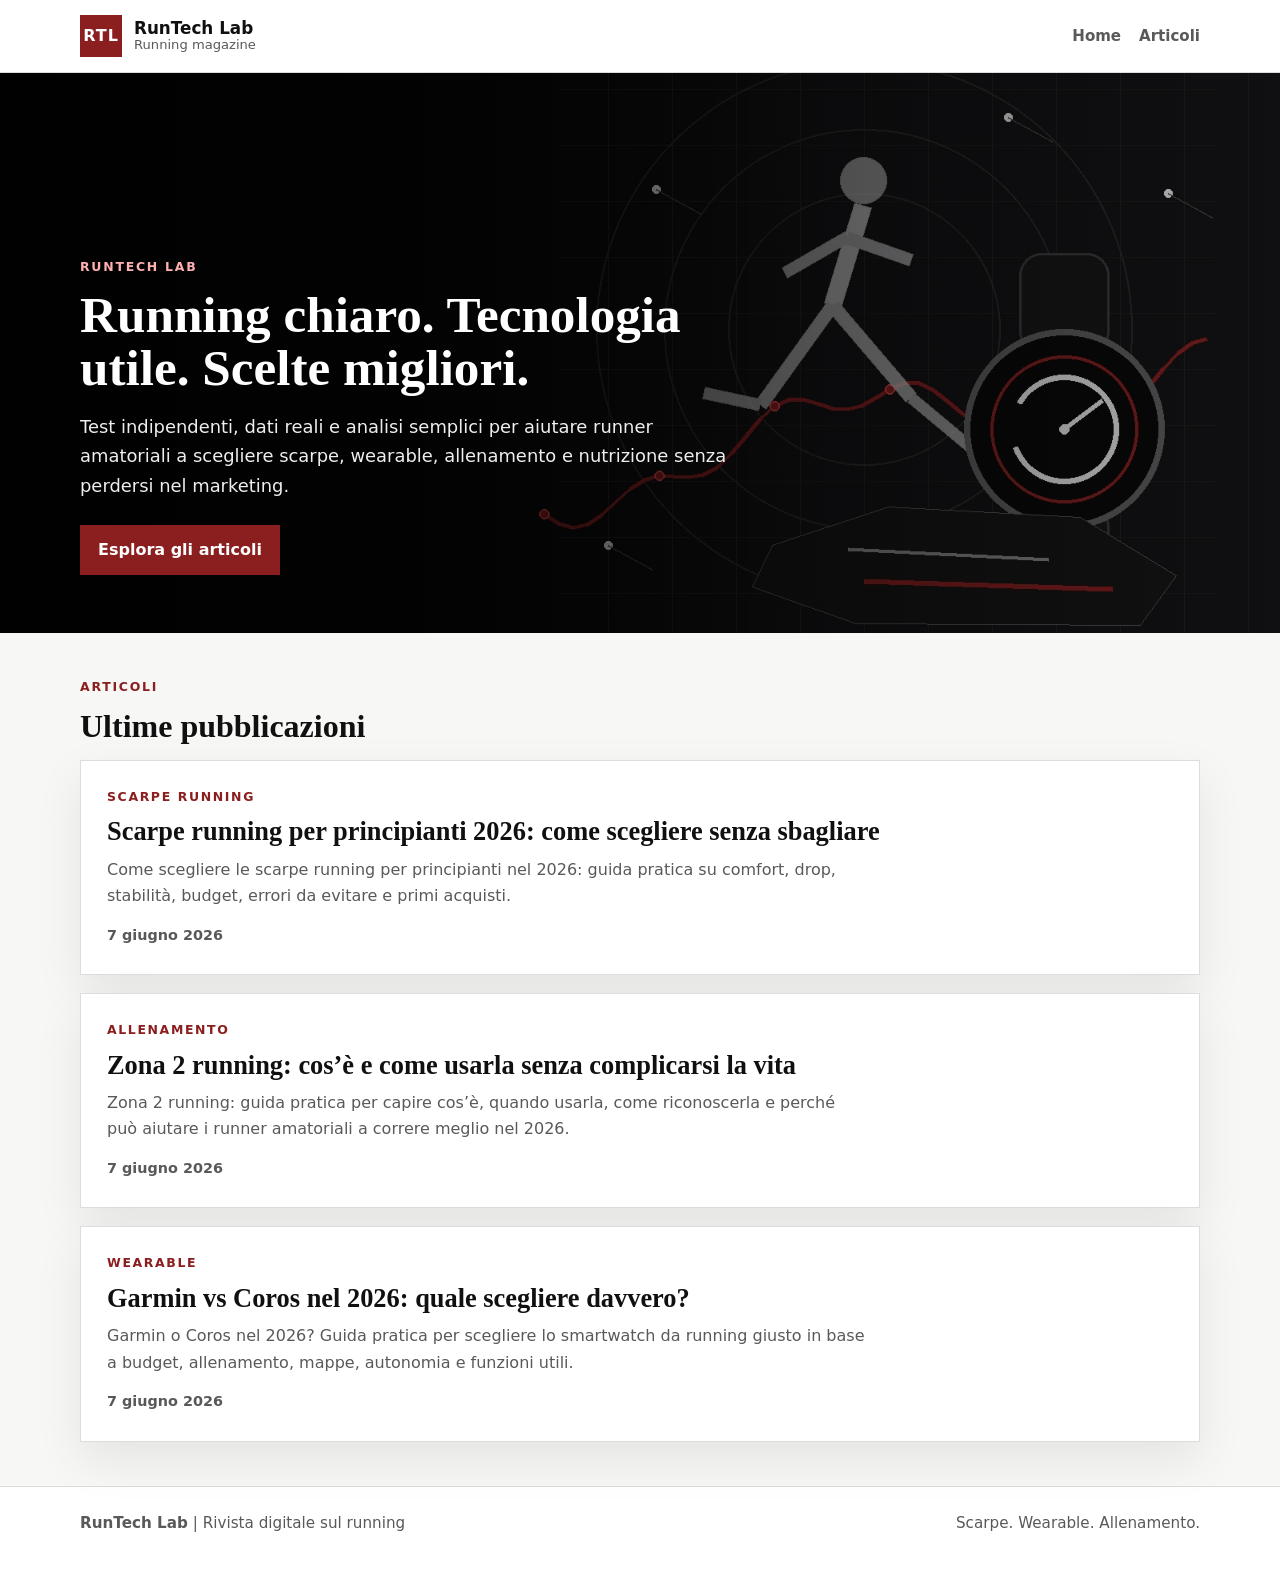
<file: index.html>
<!doctype html>
<html lang="it">
<head>
  <meta charset="utf-8">
  <meta name="viewport" content="width=device-width, initial-scale=1">
  <title>RunTech Lab | Running, scarpe e tecnologia sportiva</title>
  <meta name="description" content="RunTech Lab è una rivista digitale per runner amatoriali: scarpe running, wearable sportivi e allenamento spiegati con semplicità.">
  <meta name="robots" content="index,follow">
  <meta name="theme-color" content="#8b1e1e">
  <link rel="canonical" href="https://runtechlab.pages.dev/">
  <meta property="og:type" content="website">
  <meta property="og:title" content="RunTech Lab">
  <meta property="og:description" content="Scarpe running, wearable sportivi e allenamento per runner amatoriali.">
  <meta property="og:image" content="https://runtechlab.pages.dev/immagini/hero-runtechlab-brand.webp">
  <meta property="og:url" content="https://runtechlab.pages.dev/">
  <meta name="twitter:card" content="summary_large_image">
  <link rel="stylesheet" href="stile.css">
  <script type="application/ld+json">
  {
    "@context": "https://schema.org",
    "@type": "WebSite",
    "name": "RunTech Lab",
    "url": "https://runtechlab.pages.dev/",
    "description": "Rivista digitale su running, scarpe da corsa, wearable sportivi e allenamento."
  }
  </script>
  <!-- Cloudflare Web Analytics --><script defer src='https://static.cloudflareinsights.com/beacon.min.js' data-cf-beacon='{"token": "94eea5e84787487c99bf1e73c114700e"}'></script><!-- End Cloudflare Web Analytics -->
</head>
<body>
  <header class="site-header">
    <div class="container topbar">
      <a class="brand" href="index.html" aria-label="RunTech Lab home">
        <span class="brand-mark">RTL</span>
        <span class="brand-text">
          <strong>RunTech Lab</strong>
          <span>Running magazine</span>
        </span>
      </a>
      <nav class="site-nav" aria-label="Navigazione principale">
        <a href="index.html">Home</a>
        <a href="#articoli">Articoli</a>
      </nav>
    </div>
  </header>

  <main>
    <section class="cover">
      <div class="cover-media" role="img" aria-label="Scarpe running e wearable sportivo"></div>
      <div class="cover-overlay">
        <div class="container cover-content">
          <p class="eyebrow">RunTech Lab</p>
          <h1>Running chiaro. Tecnologia utile. Scelte migliori.</h1>
          <p class="lead">Test indipendenti, dati reali e analisi semplici per aiutare runner amatoriali a scegliere scarpe, wearable, allenamento e nutrizione senza perdersi nel marketing.</p>
          <a class="button" href="#articoli">Esplora gli articoli</a>
        </div>
      </div>
    </section>

    <section class="section" id="articoli">
      <div class="container">
        <div class="section-heading">
          <p class="eyebrow">Articoli</p>
          <h2>Ultime pubblicazioni</h2>
        </div>

        <div class="article-list">
          <!-- RUNTECH:ARTICLES:START -->
          <article class="article-card">
            <a href="articoli/scarpe-running-principianti-2026.html">
              <span class="card-label">Scarpe running</span>
              <h3>Scarpe running per principianti 2026: come scegliere senza sbagliare</h3>
              <p>Come scegliere le scarpe running per principianti nel 2026: guida pratica su comfort, drop, stabilità, budget, errori da evitare e primi acquisti.</p>
              <time datetime="2026-06-07">7 giugno 2026</time>
            </a>
          </article>
          <article class="article-card">
            <a href="articoli/zona-2-running-2026.html">
              <span class="card-label">Allenamento</span>
              <h3>Zona 2 running: cos’è e come usarla senza complicarsi la vita</h3>
              <p>Zona 2 running: guida pratica per capire cos’è, quando usarla, come riconoscerla e perché può aiutare i runner amatoriali a correre meglio nel 2026.</p>
              <time datetime="2026-06-07">7 giugno 2026</time>
            </a>
          </article>
          <article class="article-card">
            <a href="articoli/garmin-vs-coros-2026.html">
              <span class="card-label">Wearable</span>
              <h3>Garmin vs Coros nel 2026: quale scegliere davvero?</h3>
              <p>Garmin o Coros nel 2026? Guida pratica per scegliere lo smartwatch da running giusto in base a budget, allenamento, mappe, autonomia e funzioni utili.</p>
              <time datetime="2026-06-07">7 giugno 2026</time>
            </a>
          </article>
          <!-- RUNTECH:ARTICLES:END -->
        </div>
      </div>
    </section>
  </main>

  <footer class="site-footer">
    <div class="container footer-row">
      <p><strong>RunTech Lab</strong> | Rivista digitale sul running</p>
      <p>Scarpe. Wearable. Allenamento.</p>
    </div>
  </footer>
</body>
</html>
</file>
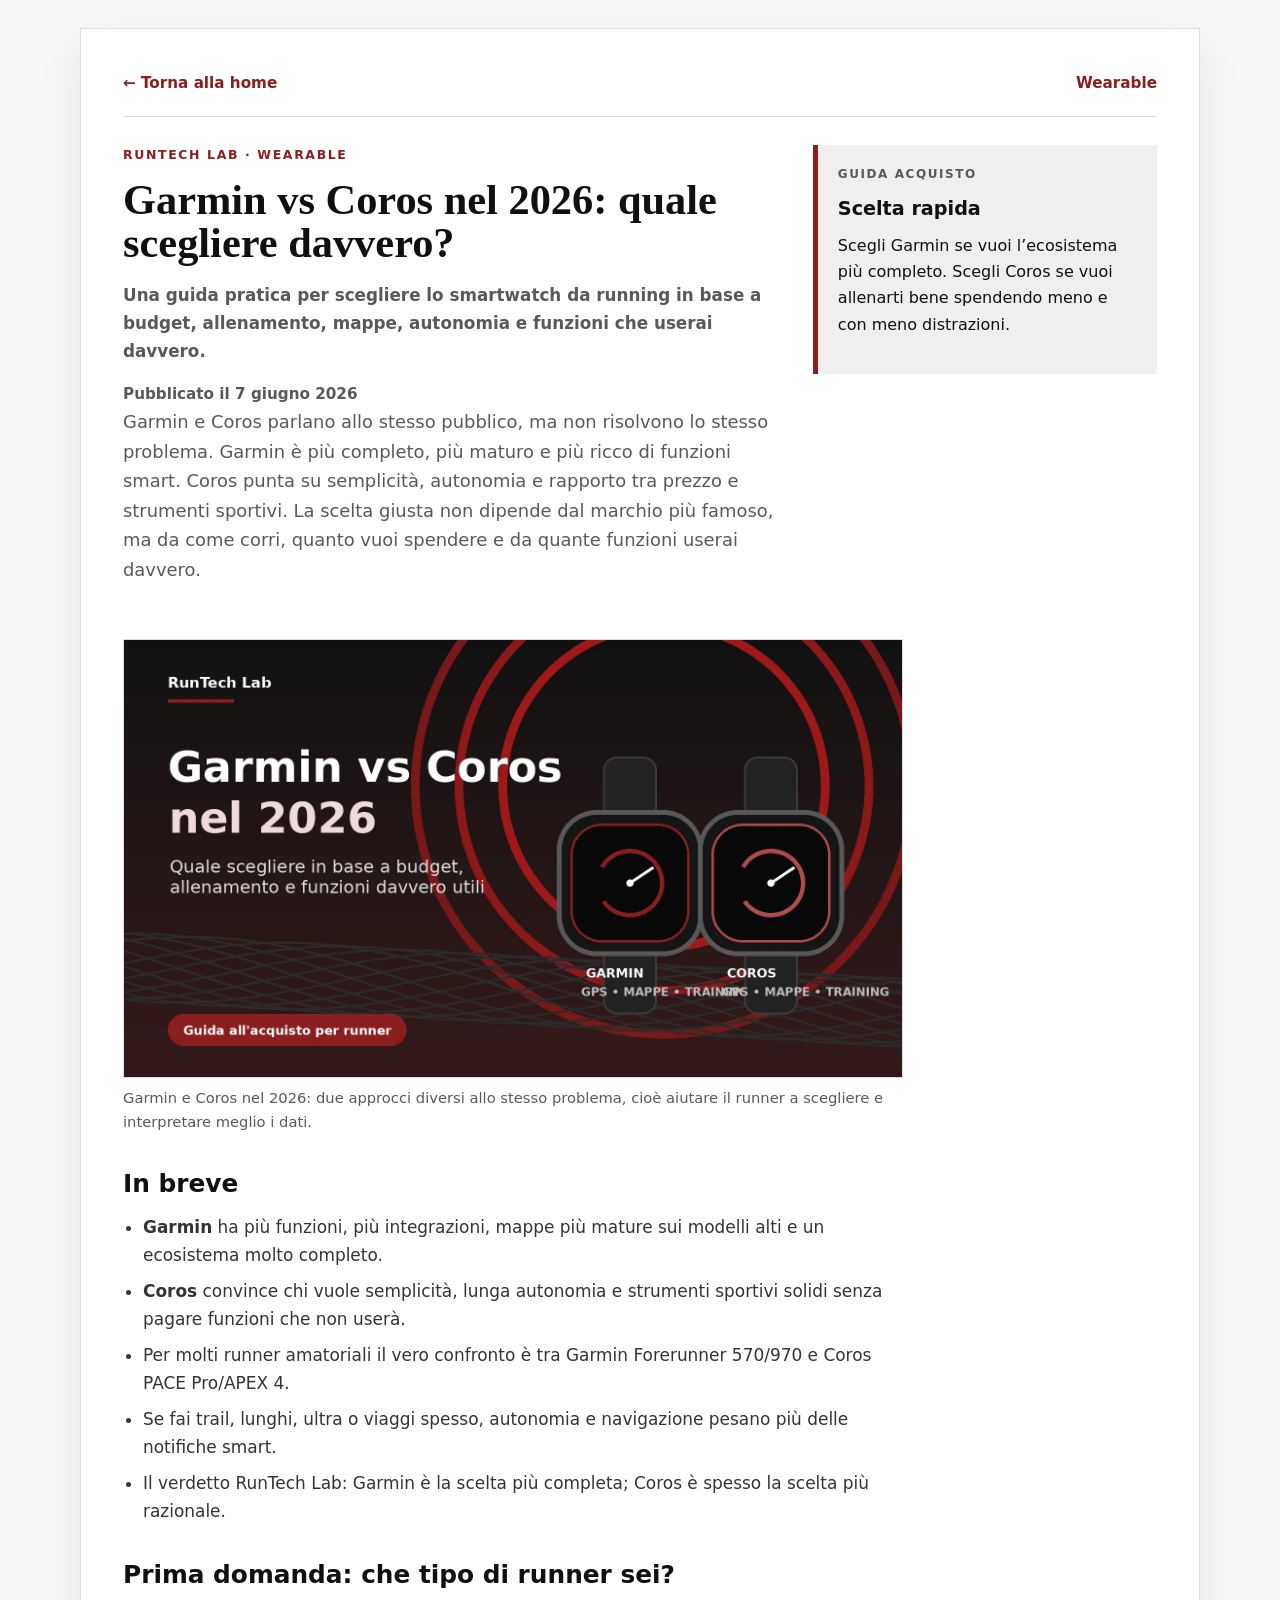
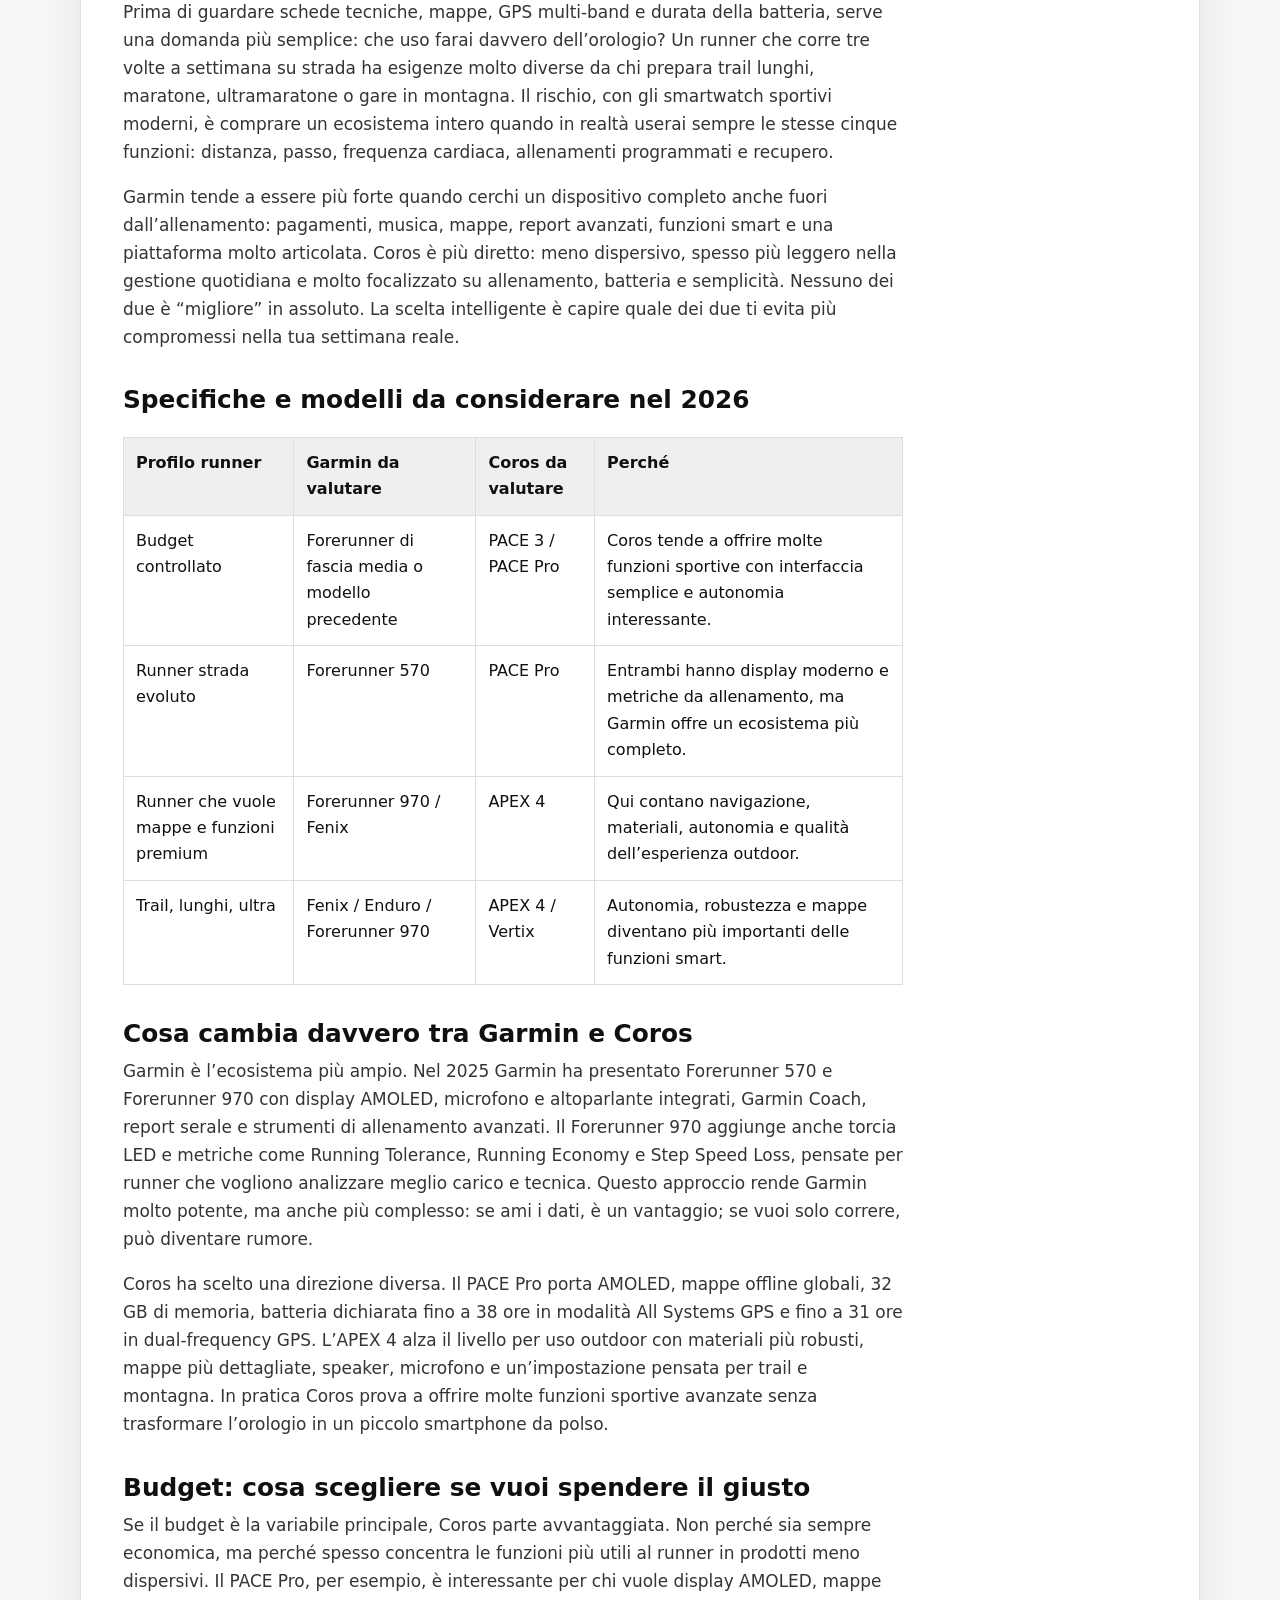
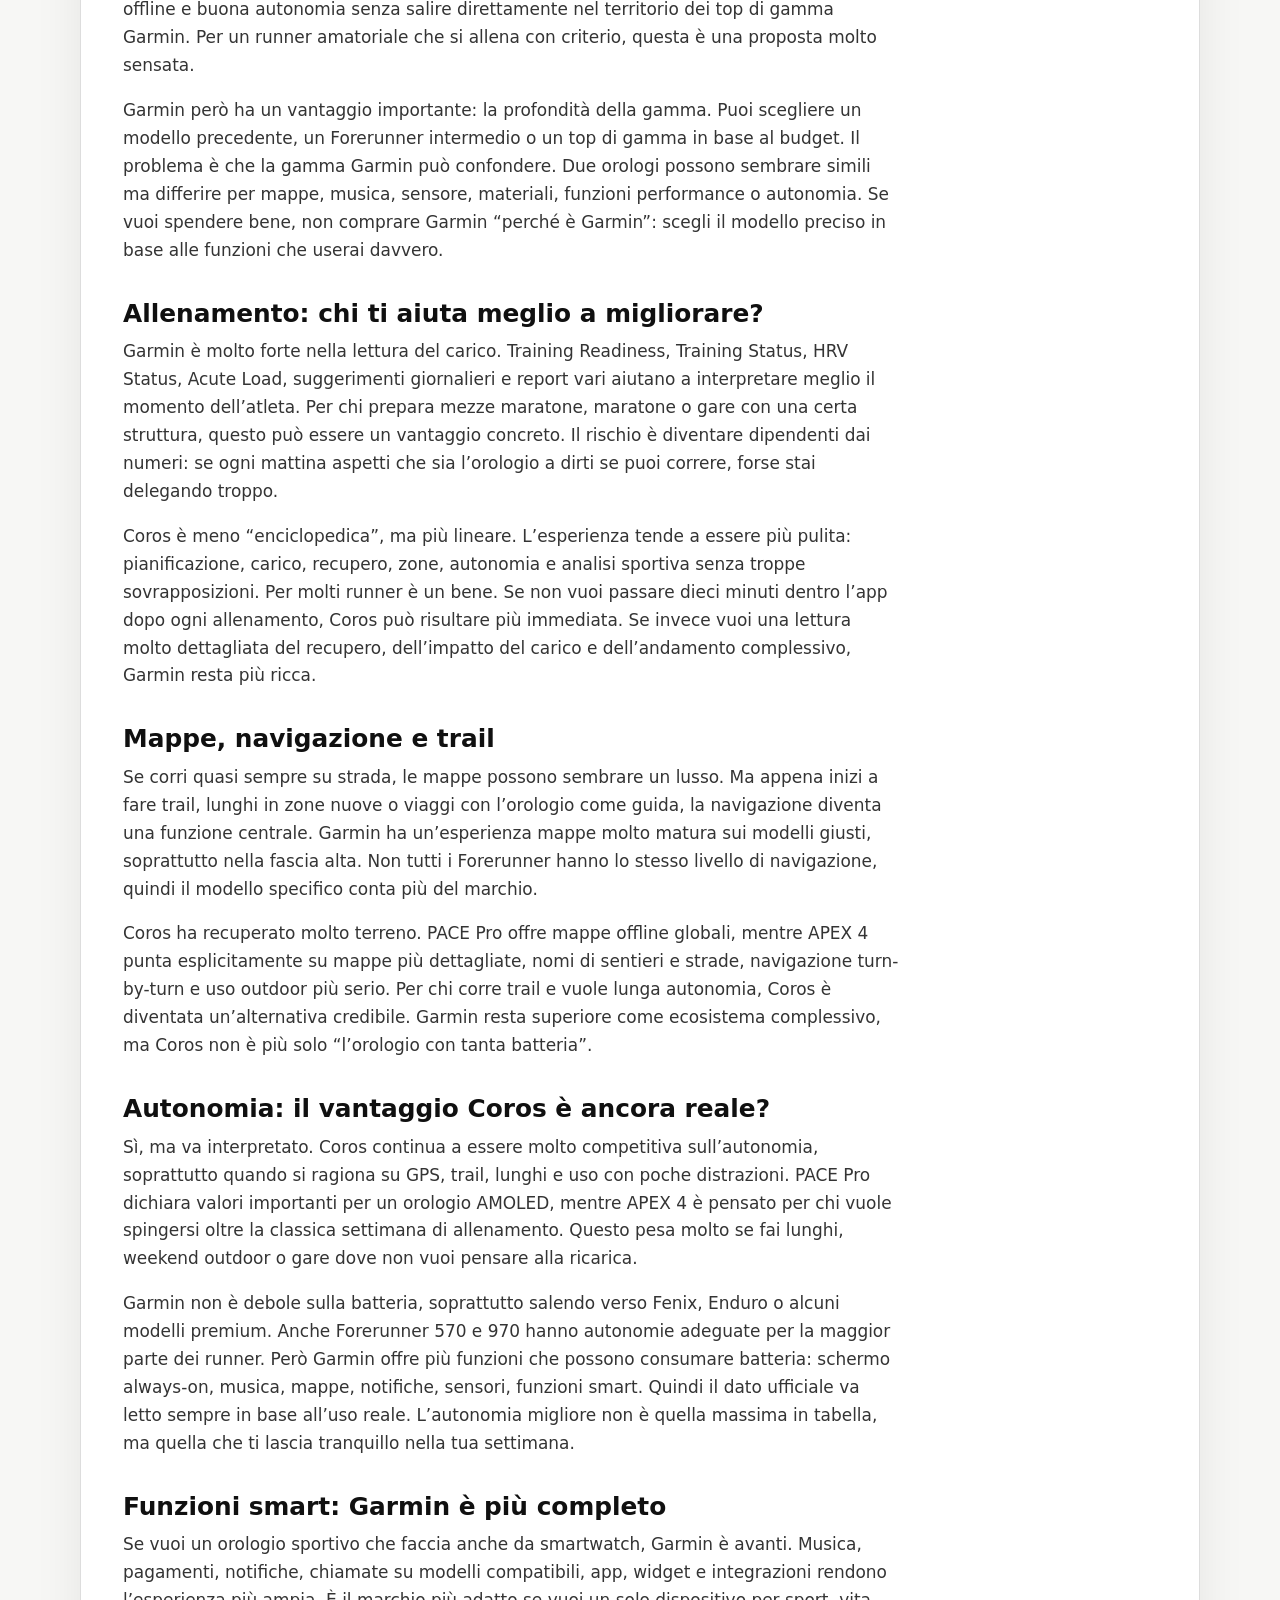
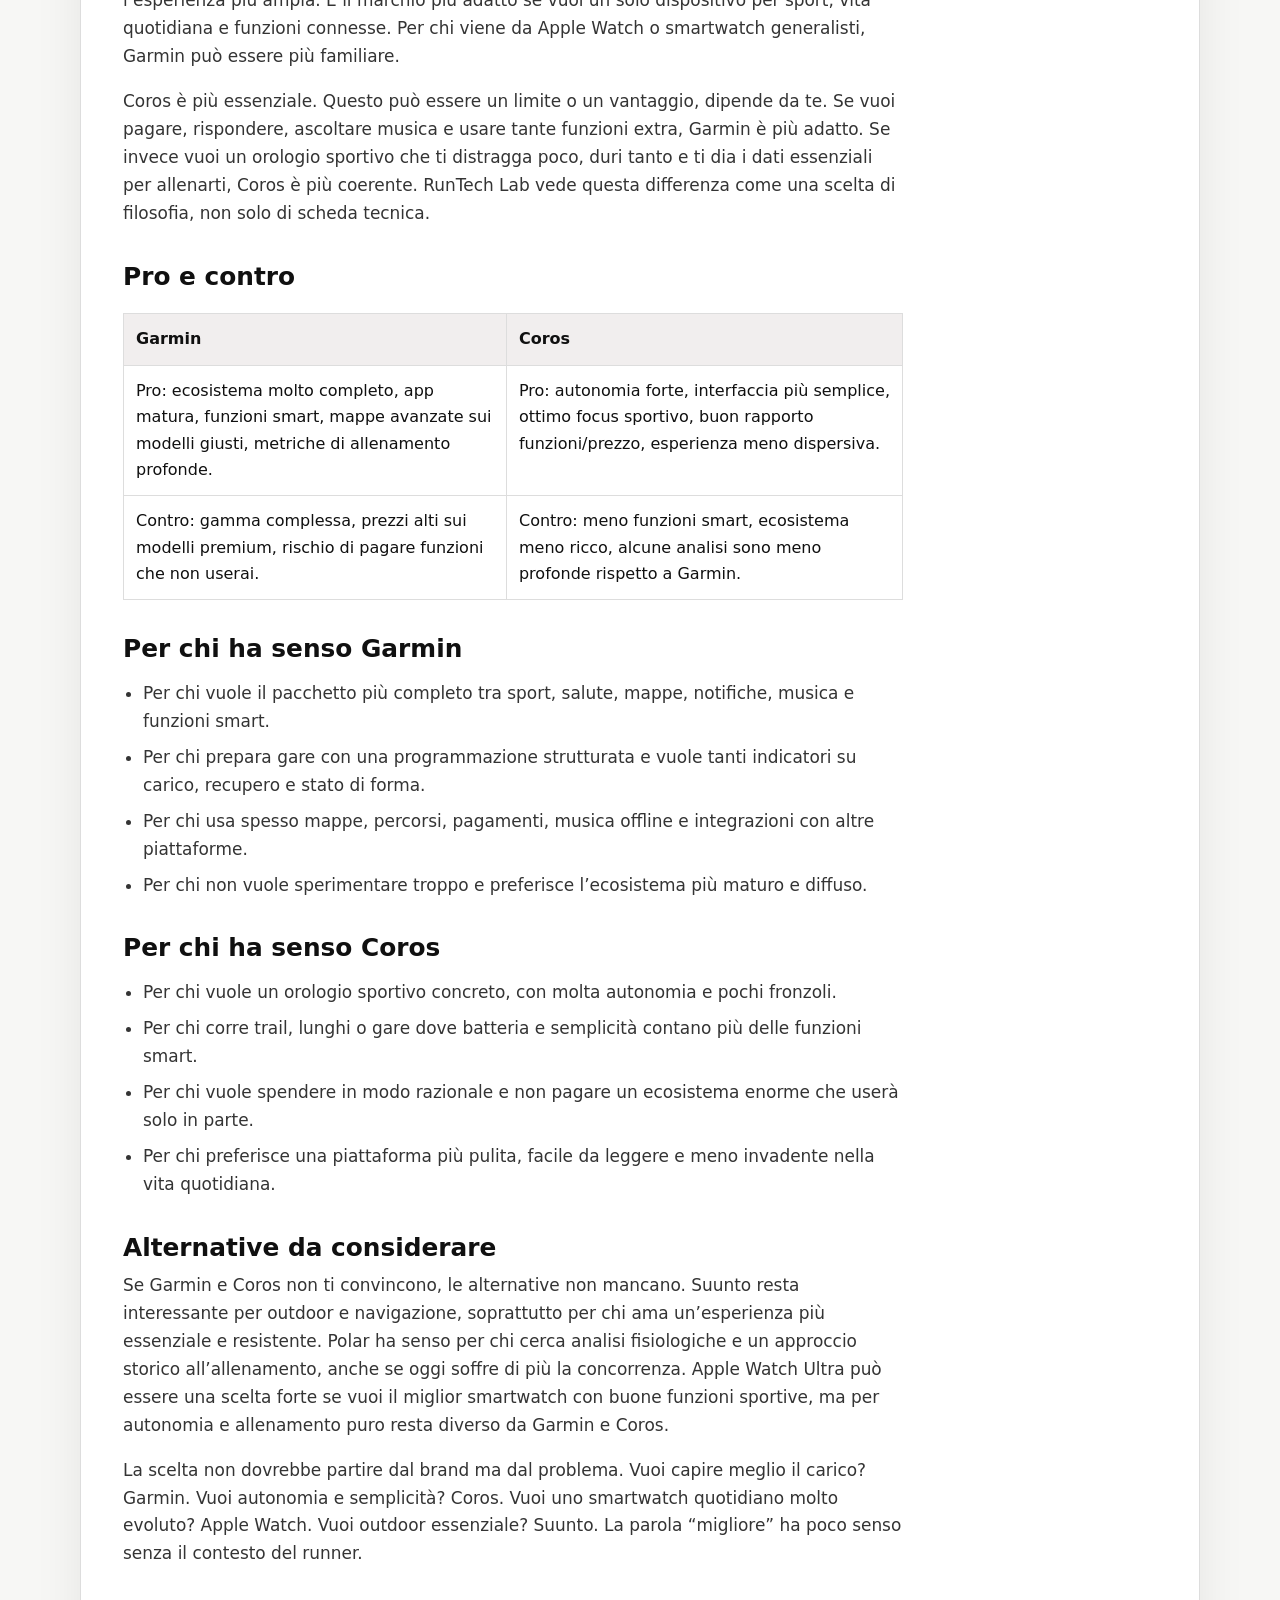
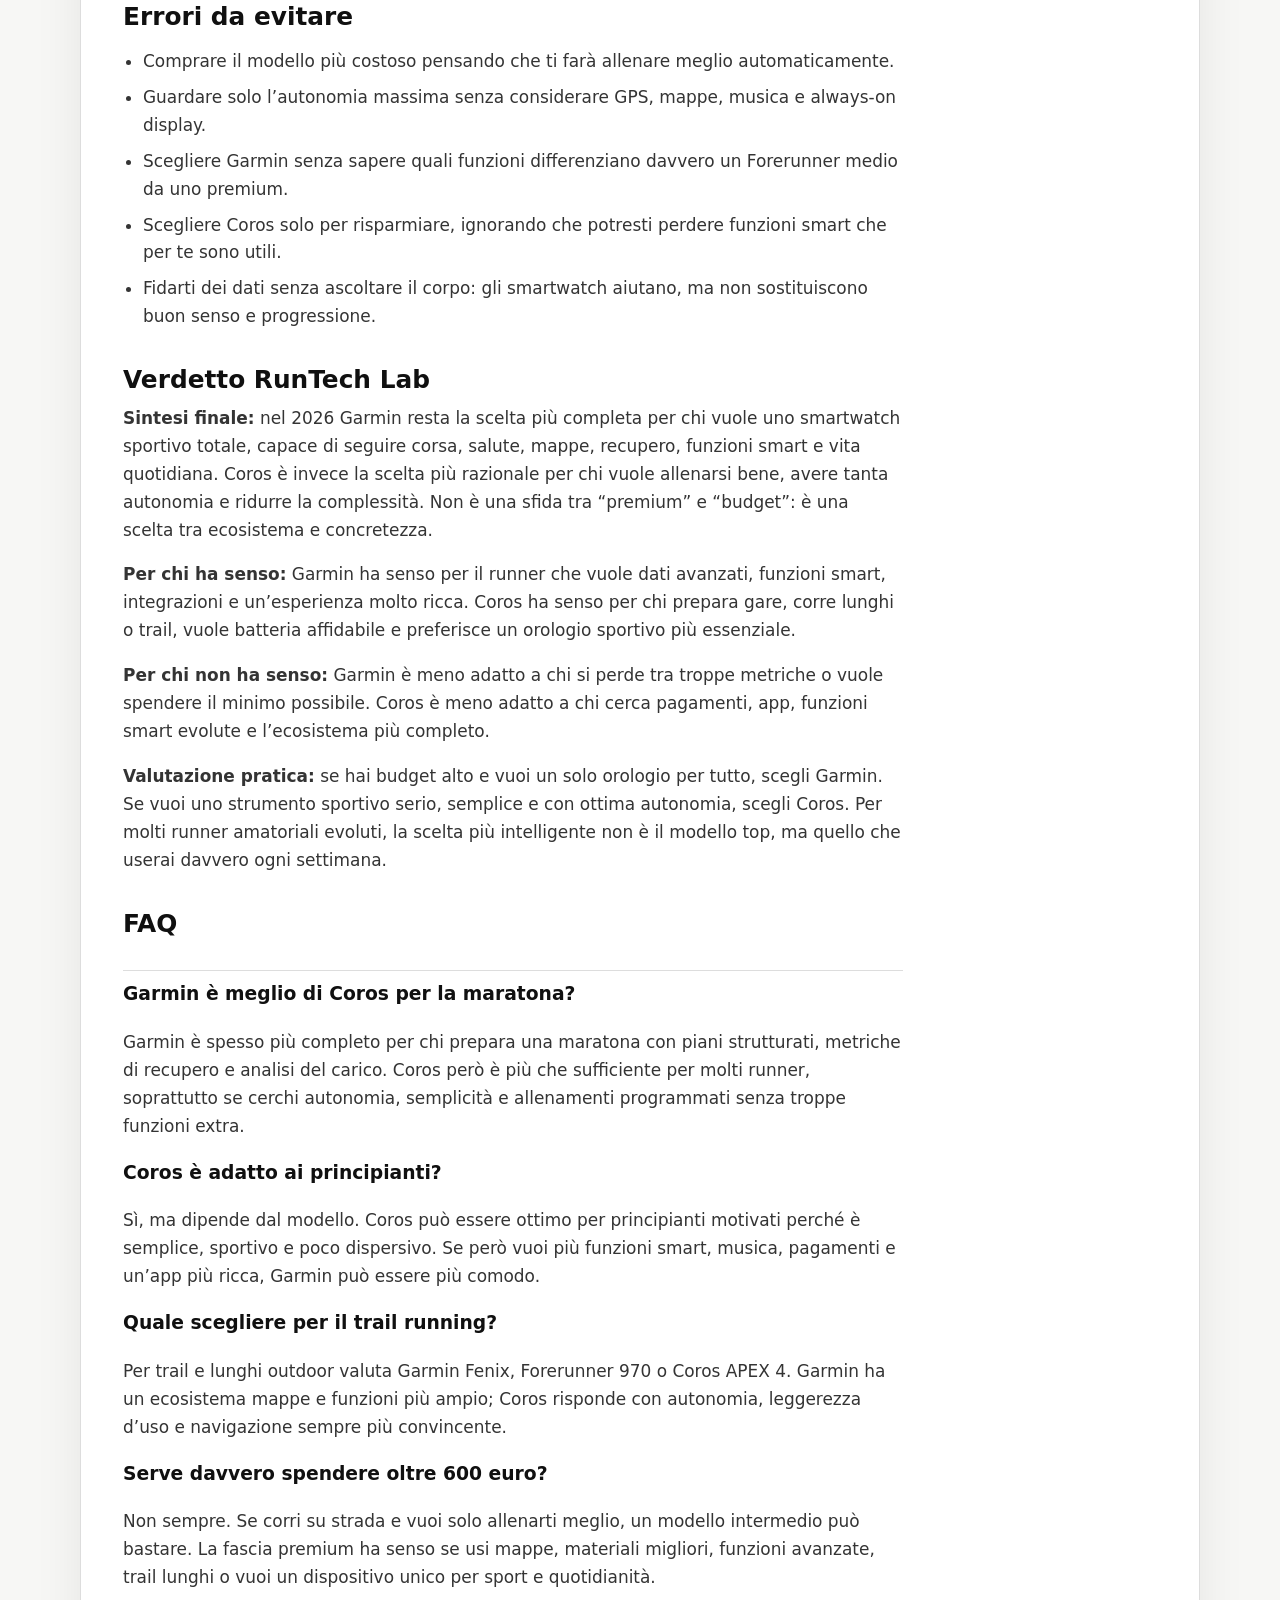
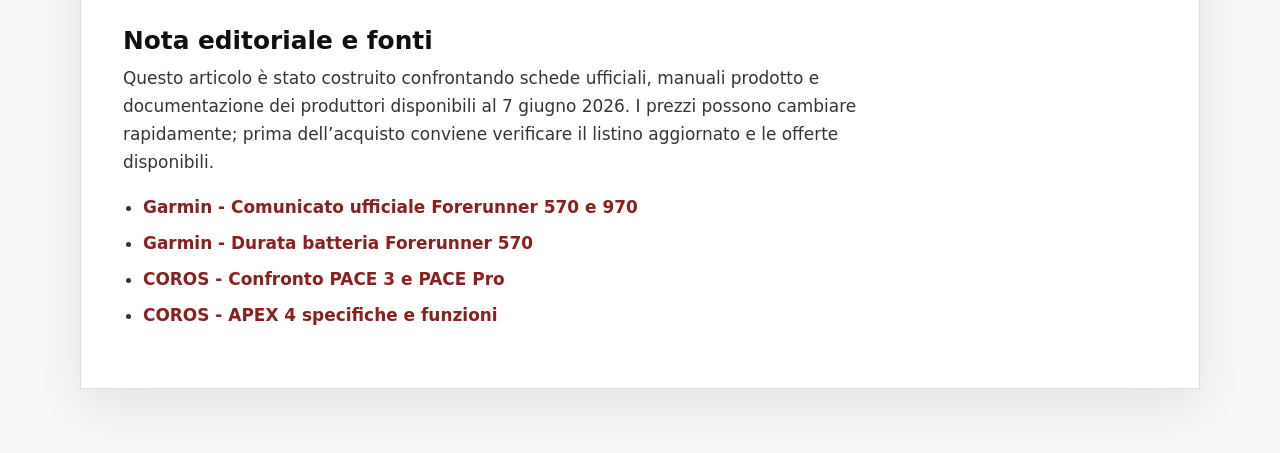
<file: articoli/garmin-vs-coros-2026.html>
<!doctype html>
<html lang="it">
<head>
  <meta charset="utf-8">
  <meta name="viewport" content="width=device-width, initial-scale=1">
  <title>Garmin vs Coros 2026: quale scegliere | RunTech Lab</title>
  <meta name="description" content="Garmin o Coros nel 2026? Guida pratica per scegliere lo smartwatch da running giusto in base a budget, allenamento, mappe, autonomia e funzioni utili.">
  <meta name="robots" content="index,follow">
  <link rel="canonical" href="https://runtechlab.pages.dev/articoli/garmin-vs-coros-2026.html">
  <meta property="og:type" content="article">
  <meta property="og:title" content="Garmin vs Coros 2026: quale scegliere">
  <meta property="og:description" content="Garmin o Coros nel 2026? Guida pratica per scegliere lo smartwatch da running giusto in base a budget, allenamento, mappe, autonomia e funzioni utili.">
  <meta property="og:image" content="https://runtechlab.pages.dev/immagini/garmin-vs-coros-2026-hero.webp">
  <meta property="og:url" content="https://runtechlab.pages.dev/articoli/garmin-vs-coros-2026.html">
  <meta name="twitter:card" content="summary_large_image">
  <link rel="stylesheet" href="../stile.css">
  <script type="application/ld+json">
  {
    "@context": "https://schema.org",
    "@type": "Article",
    "headline": "Garmin vs Coros 2026: quale scegliere",
    "description": "Garmin o Coros nel 2026? Guida pratica per scegliere lo smartwatch da running giusto in base a budget, allenamento, mappe, autonomia e funzioni utili.",
    "image": "https://runtechlab.pages.dev/immagini/garmin-vs-coros-2026-hero.webp",
    "author": {
      "@type": "Organization",
      "name": "RunTech Lab"
    },
    "publisher": {
      "@type": "Organization",
      "name": "RunTech Lab"
    },
    "datePublished": "2026-06-07",
    "dateModified": "2026-06-07",
    "mainEntityOfPage": "https://runtechlab.pages.dev/articoli/garmin-vs-coros-2026.html"
  }
  </script>
  <!-- Cloudflare Web Analytics --><script defer src='https://static.cloudflareinsights.com/beacon.min.js' data-cf-beacon='{"token": "94eea5e84787487c99bf1e73c114700e"}'></script><!-- End Cloudflare Web Analytics -->
</head>
<body>
  <main class="container article-page">
    <article class="article article-shell">
      <nav class="article-nav" aria-label="Navigazione articolo">
        <a href="../index.html">&larr; Torna alla home</a>
        <a href="garmin-vs-coros-2026.html">Wearable</a>
      </nav>

      <header class="article-head">
        <div>
          <p class="article-meta">RunTech Lab &middot; Wearable</p>
          <h1>Garmin vs Coros nel 2026: quale scegliere davvero?</h1>
          <p class="article-excerpt">Una guida pratica per scegliere lo smartwatch da running in base a budget, allenamento, mappe, autonomia e funzioni che userai davvero.</p>
          <time class="article-date" datetime="2026-06-07">Pubblicato il 7 giugno 2026</time>
          <p class="lead">Garmin e Coros parlano allo stesso pubblico, ma non risolvono lo stesso problema. Garmin è più completo, più maturo e più ricco di funzioni smart. Coros punta su semplicità, autonomia e rapporto tra prezzo e strumenti sportivi. La scelta giusta non dipende dal marchio più famoso, ma da come corri, quanto vuoi spendere e da quante funzioni userai davvero.</p>
        </div>
        <aside class="article-aside">
          <span>Guida acquisto</span>
          <strong>Scelta rapida</strong>
          <p>Scegli Garmin se vuoi l’ecosistema più completo. Scegli Coros se vuoi allenarti bene spendendo meno e con meno distrazioni.</p>
        </aside>
      </header>

      <div class="article-body">
        <figure>
          <img src="../immagini/garmin-vs-coros-2026-hero.webp" alt="Confronto Garmin e Coros per runner nel 2026">
          <figcaption>Garmin e Coros nel 2026: due approcci diversi allo stesso problema, cioè aiutare il runner a scegliere e interpretare meglio i dati.</figcaption>
        </figure>

        <h2>In breve</h2>
        <ul>
          <li><strong>Garmin</strong> ha più funzioni, più integrazioni, mappe più mature sui modelli alti e un ecosistema molto completo.</li>
          <li><strong>Coros</strong> convince chi vuole semplicità, lunga autonomia e strumenti sportivi solidi senza pagare funzioni che non userà.</li>
          <li>Per molti runner amatoriali il vero confronto è tra Garmin Forerunner 570/970 e Coros PACE Pro/APEX 4.</li>
          <li>Se fai trail, lunghi, ultra o viaggi spesso, autonomia e navigazione pesano più delle notifiche smart.</li>
          <li>Il verdetto RunTech Lab: Garmin è la scelta più completa; Coros è spesso la scelta più razionale.</li>
        </ul>

        <h2>Prima domanda: che tipo di runner sei?</h2>
        <p>Prima di guardare schede tecniche, mappe, GPS multi-band e durata della batteria, serve una domanda più semplice: che uso farai davvero dell’orologio? Un runner che corre tre volte a settimana su strada ha esigenze molto diverse da chi prepara trail lunghi, maratone, ultramaratone o gare in montagna. Il rischio, con gli smartwatch sportivi moderni, è comprare un ecosistema intero quando in realtà userai sempre le stesse cinque funzioni: distanza, passo, frequenza cardiaca, allenamenti programmati e recupero.</p>
        <p>Garmin tende a essere più forte quando cerchi un dispositivo completo anche fuori dall’allenamento: pagamenti, musica, mappe, report avanzati, funzioni smart e una piattaforma molto articolata. Coros è più diretto: meno dispersivo, spesso più leggero nella gestione quotidiana e molto focalizzato su allenamento, batteria e semplicità. Nessuno dei due è “migliore” in assoluto. La scelta intelligente è capire quale dei due ti evita più compromessi nella tua settimana reale.</p>

        <h2>Specifiche e modelli da considerare nel 2026</h2>
        <table>
          <tr>
            <th>Profilo runner</th>
            <th>Garmin da valutare</th>
            <th>Coros da valutare</th>
            <th>Perché</th>
          </tr>
          <tr>
            <td>Budget controllato</td>
            <td>Forerunner di fascia media o modello precedente</td>
            <td>PACE 3 / PACE Pro</td>
            <td>Coros tende a offrire molte funzioni sportive con interfaccia semplice e autonomia interessante.</td>
          </tr>
          <tr>
            <td>Runner strada evoluto</td>
            <td>Forerunner 570</td>
            <td>PACE Pro</td>
            <td>Entrambi hanno display moderno e metriche da allenamento, ma Garmin offre un ecosistema più completo.</td>
          </tr>
          <tr>
            <td>Runner che vuole mappe e funzioni premium</td>
            <td>Forerunner 970 / Fenix</td>
            <td>APEX 4</td>
            <td>Qui contano navigazione, materiali, autonomia e qualità dell’esperienza outdoor.</td>
          </tr>
          <tr>
            <td>Trail, lunghi, ultra</td>
            <td>Fenix / Enduro / Forerunner 970</td>
            <td>APEX 4 / Vertix</td>
            <td>Autonomia, robustezza e mappe diventano più importanti delle funzioni smart.</td>
          </tr>
        </table>

        <h2>Cosa cambia davvero tra Garmin e Coros</h2>
        <p>Garmin è l’ecosistema più ampio. Nel 2025 Garmin ha presentato Forerunner 570 e Forerunner 970 con display AMOLED, microfono e altoparlante integrati, Garmin Coach, report serale e strumenti di allenamento avanzati. Il Forerunner 970 aggiunge anche torcia LED e metriche come Running Tolerance, Running Economy e Step Speed Loss, pensate per runner che vogliono analizzare meglio carico e tecnica. Questo approccio rende Garmin molto potente, ma anche più complesso: se ami i dati, è un vantaggio; se vuoi solo correre, può diventare rumore.</p>
        <p>Coros ha scelto una direzione diversa. Il PACE Pro porta AMOLED, mappe offline globali, 32 GB di memoria, batteria dichiarata fino a 38 ore in modalità All Systems GPS e fino a 31 ore in dual-frequency GPS. L’APEX 4 alza il livello per uso outdoor con materiali più robusti, mappe più dettagliate, speaker, microfono e un’impostazione pensata per trail e montagna. In pratica Coros prova a offrire molte funzioni sportive avanzate senza trasformare l’orologio in un piccolo smartphone da polso.</p>

        <h2>Budget: cosa scegliere se vuoi spendere il giusto</h2>
        <p>Se il budget è la variabile principale, Coros parte avvantaggiata. Non perché sia sempre economica, ma perché spesso concentra le funzioni più utili al runner in prodotti meno dispersivi. Il PACE Pro, per esempio, è interessante per chi vuole display AMOLED, mappe offline e buona autonomia senza salire direttamente nel territorio dei top di gamma Garmin. Per un runner amatoriale che si allena con criterio, questa è una proposta molto sensata.</p>
        <p>Garmin però ha un vantaggio importante: la profondità della gamma. Puoi scegliere un modello precedente, un Forerunner intermedio o un top di gamma in base al budget. Il problema è che la gamma Garmin può confondere. Due orologi possono sembrare simili ma differire per mappe, musica, sensore, materiali, funzioni performance o autonomia. Se vuoi spendere bene, non comprare Garmin “perché è Garmin”: scegli il modello preciso in base alle funzioni che userai davvero.</p>

        <h2>Allenamento: chi ti aiuta meglio a migliorare?</h2>
        <p>Garmin è molto forte nella lettura del carico. Training Readiness, Training Status, HRV Status, Acute Load, suggerimenti giornalieri e report vari aiutano a interpretare meglio il momento dell’atleta. Per chi prepara mezze maratone, maratone o gare con una certa struttura, questo può essere un vantaggio concreto. Il rischio è diventare dipendenti dai numeri: se ogni mattina aspetti che sia l’orologio a dirti se puoi correre, forse stai delegando troppo.</p>
        <p>Coros è meno “enciclopedica”, ma più lineare. L’esperienza tende a essere più pulita: pianificazione, carico, recupero, zone, autonomia e analisi sportiva senza troppe sovrapposizioni. Per molti runner è un bene. Se non vuoi passare dieci minuti dentro l’app dopo ogni allenamento, Coros può risultare più immediata. Se invece vuoi una lettura molto dettagliata del recupero, dell’impatto del carico e dell’andamento complessivo, Garmin resta più ricca.</p>

        <h2>Mappe, navigazione e trail</h2>
        <p>Se corri quasi sempre su strada, le mappe possono sembrare un lusso. Ma appena inizi a fare trail, lunghi in zone nuove o viaggi con l’orologio come guida, la navigazione diventa una funzione centrale. Garmin ha un’esperienza mappe molto matura sui modelli giusti, soprattutto nella fascia alta. Non tutti i Forerunner hanno lo stesso livello di navigazione, quindi il modello specifico conta più del marchio.</p>
        <p>Coros ha recuperato molto terreno. PACE Pro offre mappe offline globali, mentre APEX 4 punta esplicitamente su mappe più dettagliate, nomi di sentieri e strade, navigazione turn-by-turn e uso outdoor più serio. Per chi corre trail e vuole lunga autonomia, Coros è diventata un’alternativa credibile. Garmin resta superiore come ecosistema complessivo, ma Coros non è più solo “l’orologio con tanta batteria”.</p>

        <h2>Autonomia: il vantaggio Coros è ancora reale?</h2>
        <p>Sì, ma va interpretato. Coros continua a essere molto competitiva sull’autonomia, soprattutto quando si ragiona su GPS, trail, lunghi e uso con poche distrazioni. PACE Pro dichiara valori importanti per un orologio AMOLED, mentre APEX 4 è pensato per chi vuole spingersi oltre la classica settimana di allenamento. Questo pesa molto se fai lunghi, weekend outdoor o gare dove non vuoi pensare alla ricarica.</p>
        <p>Garmin non è debole sulla batteria, soprattutto salendo verso Fenix, Enduro o alcuni modelli premium. Anche Forerunner 570 e 970 hanno autonomie adeguate per la maggior parte dei runner. Però Garmin offre più funzioni che possono consumare batteria: schermo always-on, musica, mappe, notifiche, sensori, funzioni smart. Quindi il dato ufficiale va letto sempre in base all’uso reale. L’autonomia migliore non è quella massima in tabella, ma quella che ti lascia tranquillo nella tua settimana.</p>

        <h2>Funzioni smart: Garmin è più completo</h2>
        <p>Se vuoi un orologio sportivo che faccia anche da smartwatch, Garmin è avanti. Musica, pagamenti, notifiche, chiamate su modelli compatibili, app, widget e integrazioni rendono l’esperienza più ampia. È il marchio più adatto se vuoi un solo dispositivo per sport, vita quotidiana e funzioni connesse. Per chi viene da Apple Watch o smartwatch generalisti, Garmin può essere più familiare.</p>
        <p>Coros è più essenziale. Questo può essere un limite o un vantaggio, dipende da te. Se vuoi pagare, rispondere, ascoltare musica e usare tante funzioni extra, Garmin è più adatto. Se invece vuoi un orologio sportivo che ti distragga poco, duri tanto e ti dia i dati essenziali per allenarti, Coros è più coerente. RunTech Lab vede questa differenza come una scelta di filosofia, non solo di scheda tecnica.</p>

        <h2>Pro e contro</h2>
        <table>
          <tr>
            <th>Garmin</th>
            <th>Coros</th>
          </tr>
          <tr>
            <td>Pro: ecosistema molto completo, app matura, funzioni smart, mappe avanzate sui modelli giusti, metriche di allenamento profonde.</td>
            <td>Pro: autonomia forte, interfaccia più semplice, ottimo focus sportivo, buon rapporto funzioni/prezzo, esperienza meno dispersiva.</td>
          </tr>
          <tr>
            <td>Contro: gamma complessa, prezzi alti sui modelli premium, rischio di pagare funzioni che non userai.</td>
            <td>Contro: meno funzioni smart, ecosistema meno ricco, alcune analisi sono meno profonde rispetto a Garmin.</td>
          </tr>
        </table>

        <h2>Per chi ha senso Garmin</h2>
        <ul>
          <li>Per chi vuole il pacchetto più completo tra sport, salute, mappe, notifiche, musica e funzioni smart.</li>
          <li>Per chi prepara gare con una programmazione strutturata e vuole tanti indicatori su carico, recupero e stato di forma.</li>
          <li>Per chi usa spesso mappe, percorsi, pagamenti, musica offline e integrazioni con altre piattaforme.</li>
          <li>Per chi non vuole sperimentare troppo e preferisce l’ecosistema più maturo e diffuso.</li>
        </ul>

        <h2>Per chi ha senso Coros</h2>
        <ul>
          <li>Per chi vuole un orologio sportivo concreto, con molta autonomia e pochi fronzoli.</li>
          <li>Per chi corre trail, lunghi o gare dove batteria e semplicità contano più delle funzioni smart.</li>
          <li>Per chi vuole spendere in modo razionale e non pagare un ecosistema enorme che userà solo in parte.</li>
          <li>Per chi preferisce una piattaforma più pulita, facile da leggere e meno invadente nella vita quotidiana.</li>
        </ul>

        <h2>Alternative da considerare</h2>
        <p>Se Garmin e Coros non ti convincono, le alternative non mancano. Suunto resta interessante per outdoor e navigazione, soprattutto per chi ama un’esperienza più essenziale e resistente. Polar ha senso per chi cerca analisi fisiologiche e un approccio storico all’allenamento, anche se oggi soffre di più la concorrenza. Apple Watch Ultra può essere una scelta forte se vuoi il miglior smartwatch con buone funzioni sportive, ma per autonomia e allenamento puro resta diverso da Garmin e Coros.</p>
        <p>La scelta non dovrebbe partire dal brand ma dal problema. Vuoi capire meglio il carico? Garmin. Vuoi autonomia e semplicità? Coros. Vuoi uno smartwatch quotidiano molto evoluto? Apple Watch. Vuoi outdoor essenziale? Suunto. La parola “migliore” ha poco senso senza il contesto del runner.</p>

        <h2>Errori da evitare</h2>
        <ul>
          <li>Comprare il modello più costoso pensando che ti farà allenare meglio automaticamente.</li>
          <li>Guardare solo l’autonomia massima senza considerare GPS, mappe, musica e always-on display.</li>
          <li>Scegliere Garmin senza sapere quali funzioni differenziano davvero un Forerunner medio da uno premium.</li>
          <li>Scegliere Coros solo per risparmiare, ignorando che potresti perdere funzioni smart che per te sono utili.</li>
          <li>Fidarti dei dati senza ascoltare il corpo: gli smartwatch aiutano, ma non sostituiscono buon senso e progressione.</li>
        </ul>

        <h2>Verdetto RunTech Lab</h2>
        <div class="verdict">
          <p><strong>Sintesi finale:</strong> nel 2026 Garmin resta la scelta più completa per chi vuole uno smartwatch sportivo totale, capace di seguire corsa, salute, mappe, recupero, funzioni smart e vita quotidiana. Coros è invece la scelta più razionale per chi vuole allenarsi bene, avere tanta autonomia e ridurre la complessità. Non è una sfida tra “premium” e “budget”: è una scelta tra ecosistema e concretezza.</p>
          <p><strong>Per chi ha senso:</strong> Garmin ha senso per il runner che vuole dati avanzati, funzioni smart, integrazioni e un’esperienza molto ricca. Coros ha senso per chi prepara gare, corre lunghi o trail, vuole batteria affidabile e preferisce un orologio sportivo più essenziale.</p>
          <p><strong>Per chi non ha senso:</strong> Garmin è meno adatto a chi si perde tra troppe metriche o vuole spendere il minimo possibile. Coros è meno adatto a chi cerca pagamenti, app, funzioni smart evolute e l’ecosistema più completo.</p>
          <p><strong>Valutazione pratica:</strong> se hai budget alto e vuoi un solo orologio per tutto, scegli Garmin. Se vuoi uno strumento sportivo serio, semplice e con ottima autonomia, scegli Coros. Per molti runner amatoriali evoluti, la scelta più intelligente non è il modello top, ma quello che userai davvero ogni settimana.</p>
        </div>

        <h2>FAQ</h2>
        <div class="faq">
          <h3>Garmin è meglio di Coros per la maratona?</h3>
          <p>Garmin è spesso più completo per chi prepara una maratona con piani strutturati, metriche di recupero e analisi del carico. Coros però è più che sufficiente per molti runner, soprattutto se cerchi autonomia, semplicità e allenamenti programmati senza troppe funzioni extra.</p>

          <h3>Coros è adatto ai principianti?</h3>
          <p>Sì, ma dipende dal modello. Coros può essere ottimo per principianti motivati perché è semplice, sportivo e poco dispersivo. Se però vuoi più funzioni smart, musica, pagamenti e un’app più ricca, Garmin può essere più comodo.</p>

          <h3>Quale scegliere per il trail running?</h3>
          <p>Per trail e lunghi outdoor valuta Garmin Fenix, Forerunner 970 o Coros APEX 4. Garmin ha un ecosistema mappe e funzioni più ampio; Coros risponde con autonomia, leggerezza d’uso e navigazione sempre più convincente.</p>

          <h3>Serve davvero spendere oltre 600 euro?</h3>
          <p>Non sempre. Se corri su strada e vuoi solo allenarti meglio, un modello intermedio può bastare. La fascia premium ha senso se usi mappe, materiali migliori, funzioni avanzate, trail lunghi o vuoi un dispositivo unico per sport e quotidianità.</p>
        </div>

        <h2>Nota editoriale e fonti</h2>
        <p>Questo articolo è stato costruito confrontando schede ufficiali, manuali prodotto e documentazione dei produttori disponibili al 7 giugno 2026. I prezzi possono cambiare rapidamente; prima dell’acquisto conviene verificare il listino aggiornato e le offerte disponibili.</p>
        <ul class="sources">
          <li><a href="https://www.garmin.com/it-IT/newsroom/forerunner-570-970/">Garmin - Comunicato ufficiale Forerunner 570 e 970</a></li>
          <li><a href="https://www8.garmin.com/manuals/webhelp/GUID-25E3235D-44D2-4384-A591-DD1D71BEBCB1/IT-IT/GUID-6E1935AD-17DC-48E6-8C54-B2FC79917B0B.html">Garmin - Durata batteria Forerunner 570</a></li>
          <li><a href="https://support.coros.com/hc/it-it/articles/31426902545428-Confronto-tra-COROS-PACE-3-e-PACE-Pro">COROS - Confronto PACE 3 e PACE Pro</a></li>
          <li><a href="https://www.coros.com/apex4">COROS - APEX 4 specifiche e funzioni</a></li>
        </ul>
      </div>
    </article>
  </main>
</body>
</html>
</file>
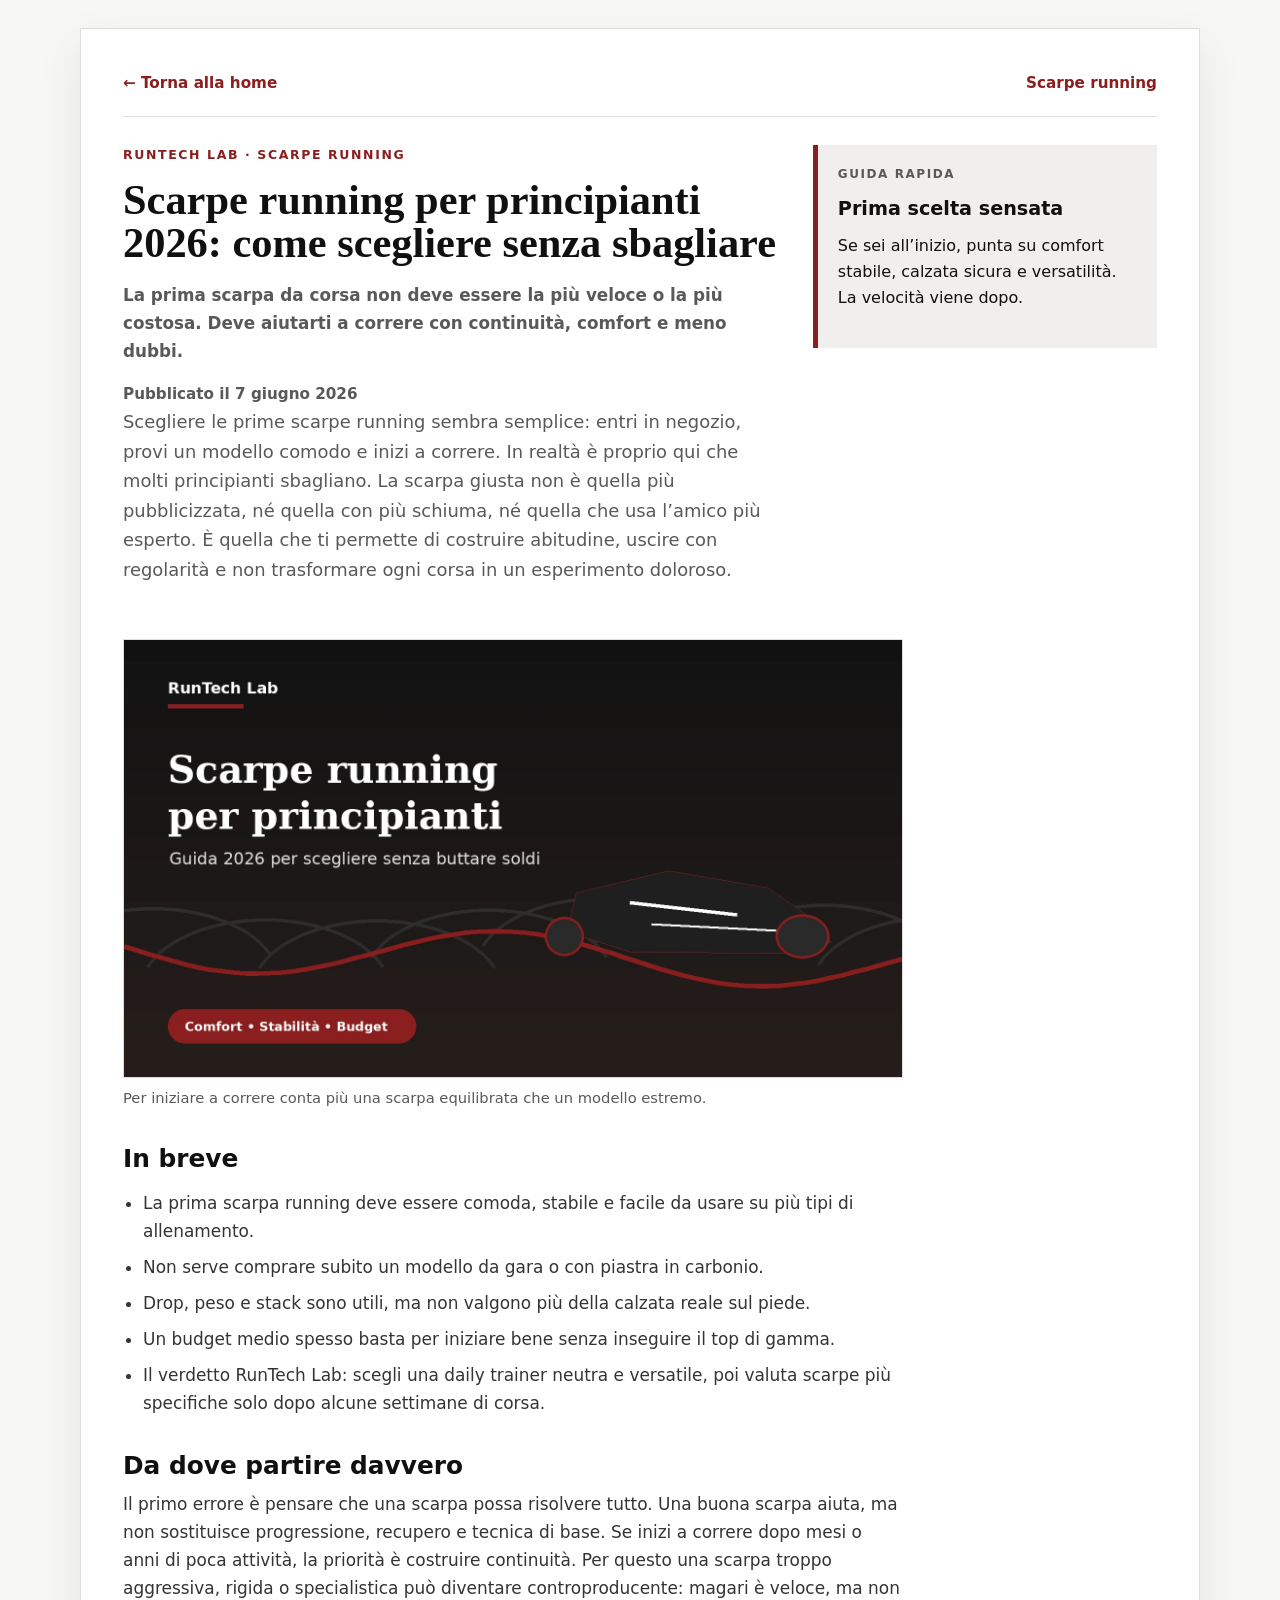
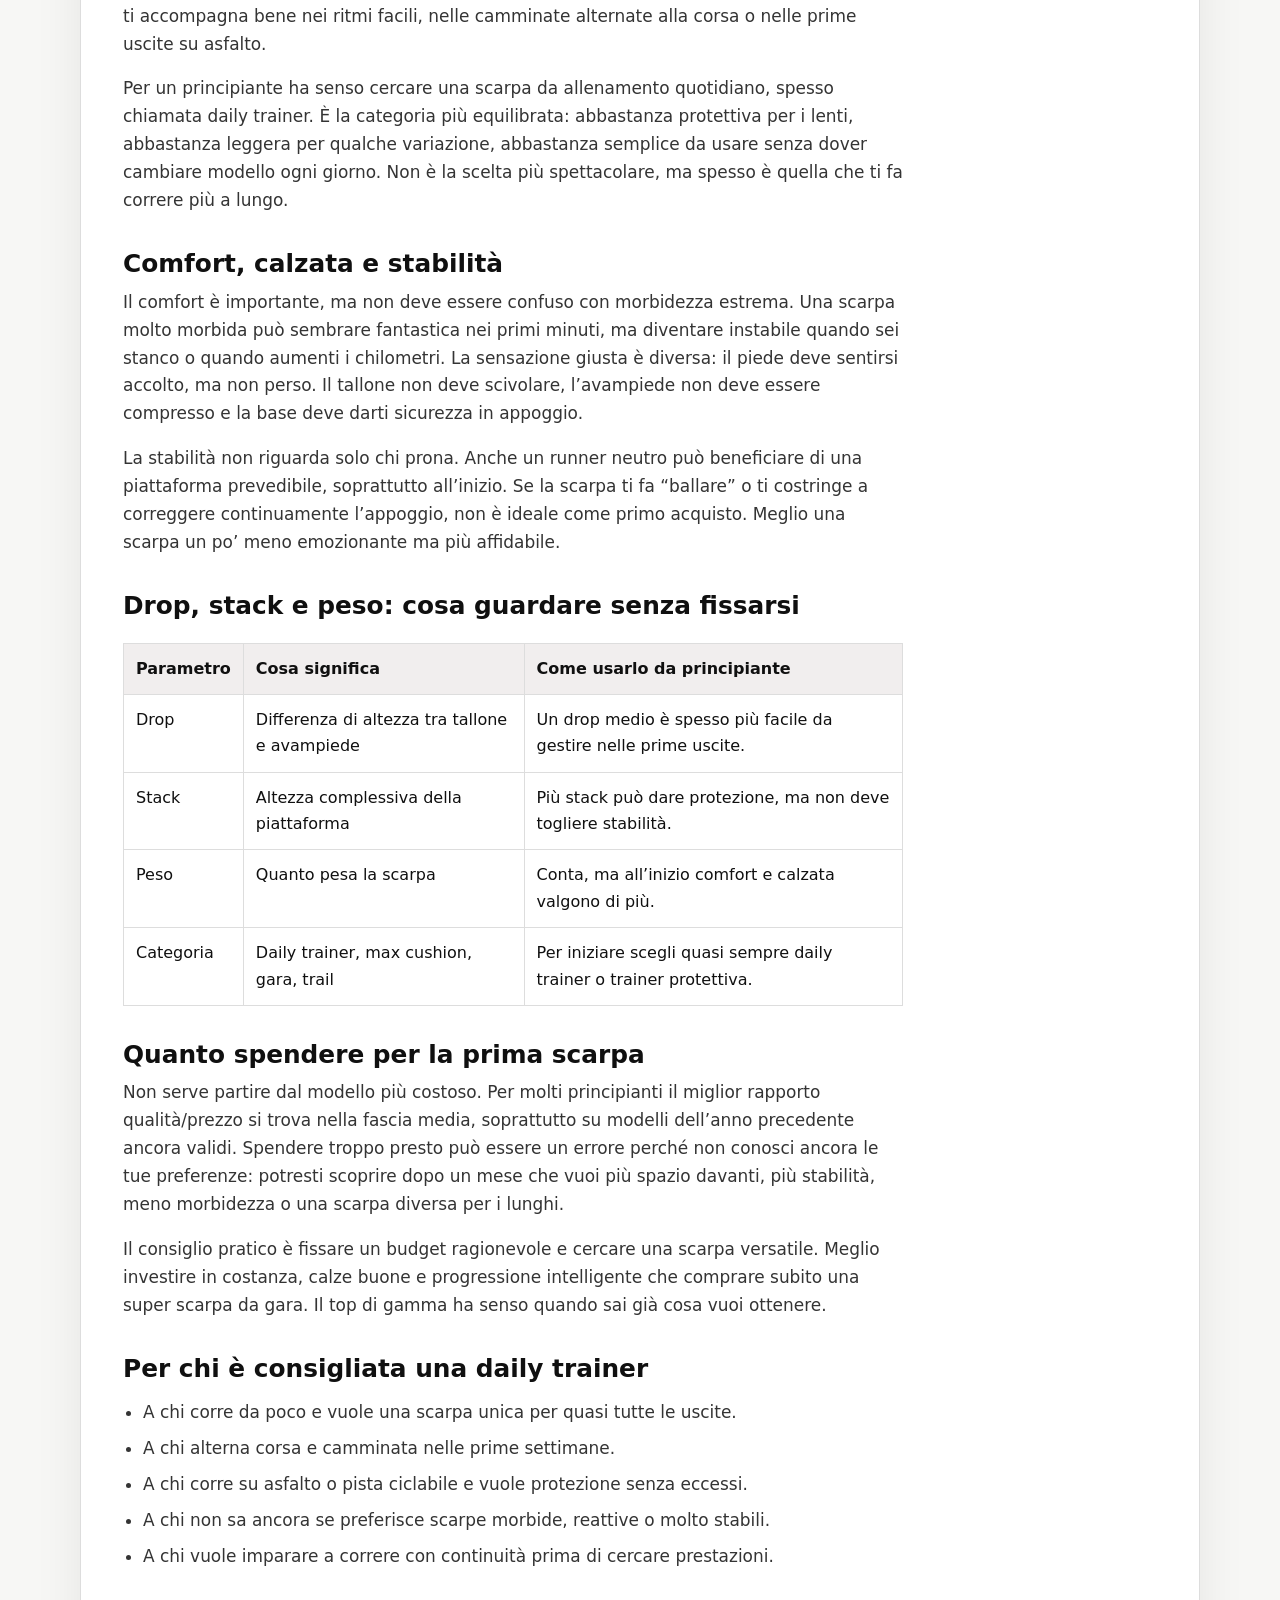
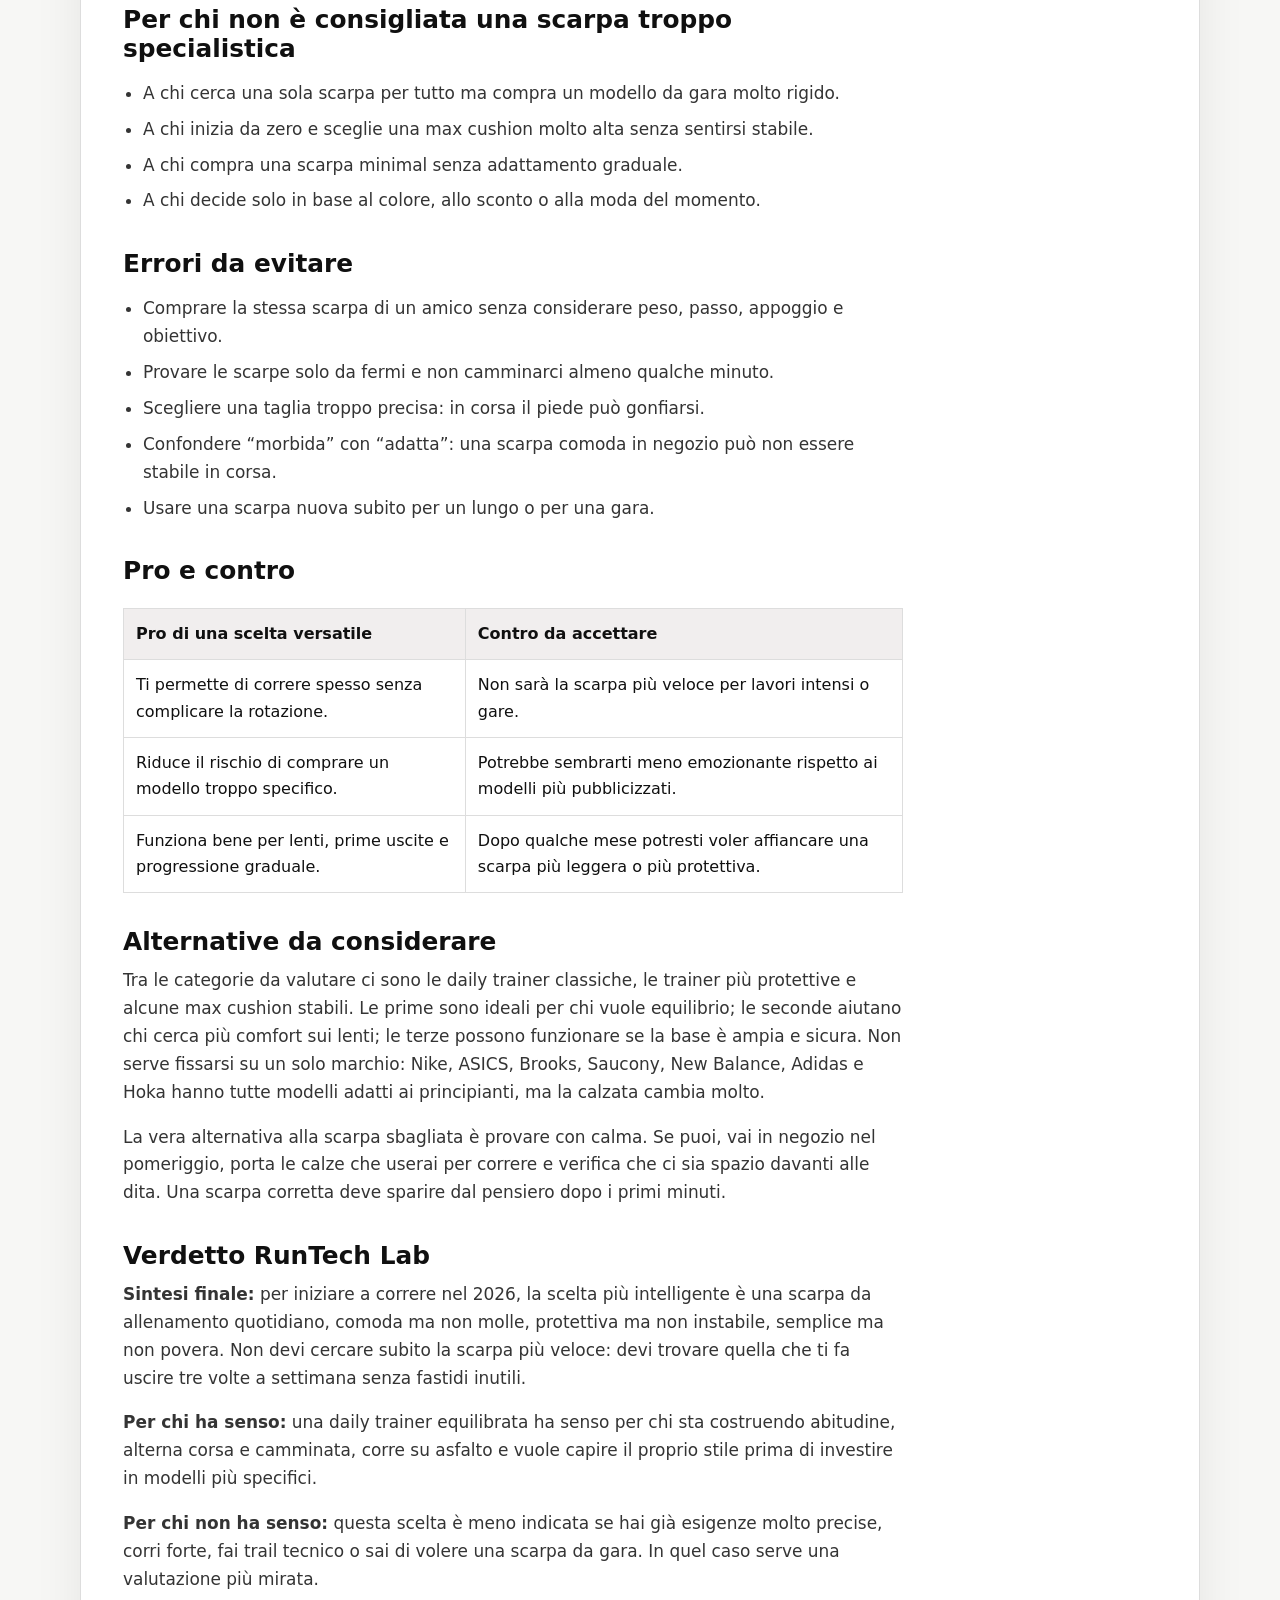
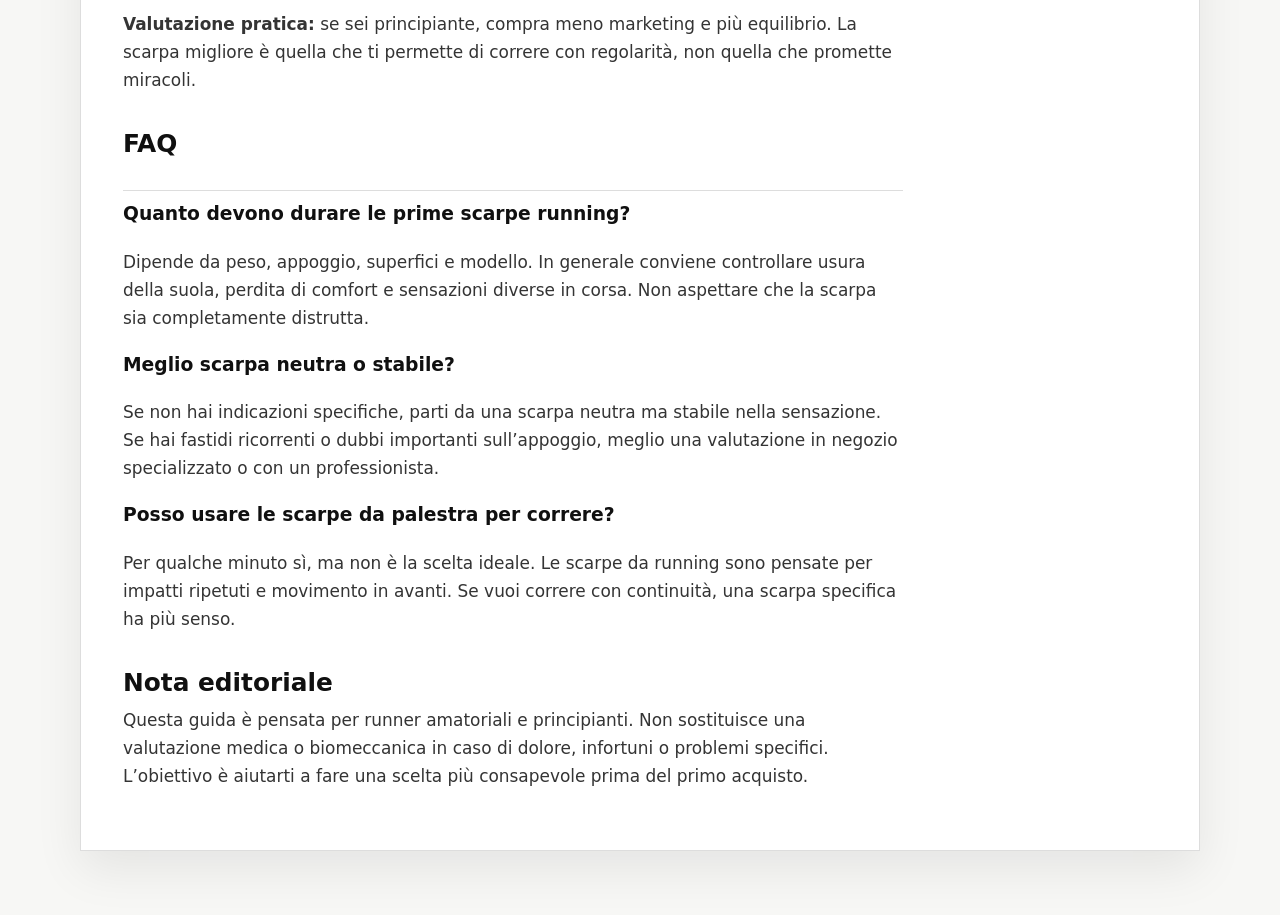
<file: articoli/scarpe-running-principianti-2026.html>
<!doctype html>
<html lang="it">
<head>
  <meta charset="utf-8">
  <meta name="viewport" content="width=device-width, initial-scale=1">
  <title>Scarpe running per principianti 2026: come scegliere | RunTech Lab</title>
  <meta name="description" content="Come scegliere le scarpe running per principianti nel 2026: guida pratica su comfort, drop, stabilità, budget, errori da evitare e primi acquisti.">
  <meta name="robots" content="index,follow">
  <link rel="canonical" href="https://runtechlab.pages.dev/articoli/scarpe-running-principianti-2026.html">
  <meta property="og:type" content="article">
  <meta property="og:title" content="Scarpe running per principianti 2026: come scegliere">
  <meta property="og:description" content="Come scegliere le scarpe running per principianti nel 2026: guida pratica su comfort, drop, stabilità, budget, errori da evitare e primi acquisti.">
  <meta property="og:image" content="https://runtechlab.pages.dev/immagini/scarpe-running-principianti-2026-hero.webp">
  <meta property="og:url" content="https://runtechlab.pages.dev/articoli/scarpe-running-principianti-2026.html">
  <meta name="twitter:card" content="summary_large_image">
  <link rel="stylesheet" href="../stile.css">
  <!-- Cloudflare Web Analytics --><script defer src='https://static.cloudflareinsights.com/beacon.min.js' data-cf-beacon='{"token": "94eea5e84787487c99bf1e73c114700e"}'></script><!-- End Cloudflare Web Analytics -->
</head>
<body>
  <main class="container article-page">
    <article class="article article-shell">
      <nav class="article-nav" aria-label="Navigazione articolo">
        <a href="../index.html">&larr; Torna alla home</a>
        <a href="scarpe-running-principianti-2026.html">Scarpe running</a>
      </nav>

      <header class="article-head">
        <div>
          <p class="article-meta">RunTech Lab &middot; Scarpe running</p>
          <h1>Scarpe running per principianti 2026: come scegliere senza sbagliare</h1>
          <p class="article-excerpt">La prima scarpa da corsa non deve essere la più veloce o la più costosa. Deve aiutarti a correre con continuità, comfort e meno dubbi.</p>
          <time class="article-date" datetime="2026-06-07">Pubblicato il 7 giugno 2026</time>
          <p class="lead">Scegliere le prime scarpe running sembra semplice: entri in negozio, provi un modello comodo e inizi a correre. In realtà è proprio qui che molti principianti sbagliano. La scarpa giusta non è quella più pubblicizzata, né quella con più schiuma, né quella che usa l’amico più esperto. È quella che ti permette di costruire abitudine, uscire con regolarità e non trasformare ogni corsa in un esperimento doloroso.</p>
        </div>
        <aside class="article-aside">
          <span>Guida rapida</span>
          <strong>Prima scelta sensata</strong>
          <p>Se sei all’inizio, punta su comfort stabile, calzata sicura e versatilità. La velocità viene dopo.</p>
        </aside>
      </header>

      <div class="article-body">
        <figure>
          <img src="../immagini/scarpe-running-principianti-2026-hero.webp" alt="Scarpe running per principianti nel 2026">
          <figcaption>Per iniziare a correre conta più una scarpa equilibrata che un modello estremo.</figcaption>
        </figure>

        <h2>In breve</h2>
        <ul>
          <li>La prima scarpa running deve essere comoda, stabile e facile da usare su più tipi di allenamento.</li>
          <li>Non serve comprare subito un modello da gara o con piastra in carbonio.</li>
          <li>Drop, peso e stack sono utili, ma non valgono più della calzata reale sul piede.</li>
          <li>Un budget medio spesso basta per iniziare bene senza inseguire il top di gamma.</li>
          <li>Il verdetto RunTech Lab: scegli una daily trainer neutra e versatile, poi valuta scarpe più specifiche solo dopo alcune settimane di corsa.</li>
        </ul>

        <h2>Da dove partire davvero</h2>
        <p>Il primo errore è pensare che una scarpa possa risolvere tutto. Una buona scarpa aiuta, ma non sostituisce progressione, recupero e tecnica di base. Se inizi a correre dopo mesi o anni di poca attività, la priorità è costruire continuità. Per questo una scarpa troppo aggressiva, rigida o specialistica può diventare controproducente: magari è veloce, ma non ti accompagna bene nei ritmi facili, nelle camminate alternate alla corsa o nelle prime uscite su asfalto.</p>
        <p>Per un principiante ha senso cercare una scarpa da allenamento quotidiano, spesso chiamata daily trainer. È la categoria più equilibrata: abbastanza protettiva per i lenti, abbastanza leggera per qualche variazione, abbastanza semplice da usare senza dover cambiare modello ogni giorno. Non è la scelta più spettacolare, ma spesso è quella che ti fa correre più a lungo.</p>

        <h2>Comfort, calzata e stabilità</h2>
        <p>Il comfort è importante, ma non deve essere confuso con morbidezza estrema. Una scarpa molto morbida può sembrare fantastica nei primi minuti, ma diventare instabile quando sei stanco o quando aumenti i chilometri. La sensazione giusta è diversa: il piede deve sentirsi accolto, ma non perso. Il tallone non deve scivolare, l’avampiede non deve essere compresso e la base deve darti sicurezza in appoggio.</p>
        <p>La stabilità non riguarda solo chi prona. Anche un runner neutro può beneficiare di una piattaforma prevedibile, soprattutto all’inizio. Se la scarpa ti fa “ballare” o ti costringe a correggere continuamente l’appoggio, non è ideale come primo acquisto. Meglio una scarpa un po’ meno emozionante ma più affidabile.</p>

        <h2>Drop, stack e peso: cosa guardare senza fissarsi</h2>
        <table>
          <tr>
            <th>Parametro</th>
            <th>Cosa significa</th>
            <th>Come usarlo da principiante</th>
          </tr>
          <tr>
            <td>Drop</td>
            <td>Differenza di altezza tra tallone e avampiede</td>
            <td>Un drop medio è spesso più facile da gestire nelle prime uscite.</td>
          </tr>
          <tr>
            <td>Stack</td>
            <td>Altezza complessiva della piattaforma</td>
            <td>Più stack può dare protezione, ma non deve togliere stabilità.</td>
          </tr>
          <tr>
            <td>Peso</td>
            <td>Quanto pesa la scarpa</td>
            <td>Conta, ma all’inizio comfort e calzata valgono di più.</td>
          </tr>
          <tr>
            <td>Categoria</td>
            <td>Daily trainer, max cushion, gara, trail</td>
            <td>Per iniziare scegli quasi sempre daily trainer o trainer protettiva.</td>
          </tr>
        </table>

        <h2>Quanto spendere per la prima scarpa</h2>
        <p>Non serve partire dal modello più costoso. Per molti principianti il miglior rapporto qualità/prezzo si trova nella fascia media, soprattutto su modelli dell’anno precedente ancora validi. Spendere troppo presto può essere un errore perché non conosci ancora le tue preferenze: potresti scoprire dopo un mese che vuoi più spazio davanti, più stabilità, meno morbidezza o una scarpa diversa per i lunghi.</p>
        <p>Il consiglio pratico è fissare un budget ragionevole e cercare una scarpa versatile. Meglio investire in costanza, calze buone e progressione intelligente che comprare subito una super scarpa da gara. Il top di gamma ha senso quando sai già cosa vuoi ottenere.</p>

        <h2>Per chi è consigliata una daily trainer</h2>
        <ul>
          <li>A chi corre da poco e vuole una scarpa unica per quasi tutte le uscite.</li>
          <li>A chi alterna corsa e camminata nelle prime settimane.</li>
          <li>A chi corre su asfalto o pista ciclabile e vuole protezione senza eccessi.</li>
          <li>A chi non sa ancora se preferisce scarpe morbide, reattive o molto stabili.</li>
          <li>A chi vuole imparare a correre con continuità prima di cercare prestazioni.</li>
        </ul>

        <h2>Per chi non è consigliata una scarpa troppo specialistica</h2>
        <ul>
          <li>A chi cerca una sola scarpa per tutto ma compra un modello da gara molto rigido.</li>
          <li>A chi inizia da zero e sceglie una max cushion molto alta senza sentirsi stabile.</li>
          <li>A chi compra una scarpa minimal senza adattamento graduale.</li>
          <li>A chi decide solo in base al colore, allo sconto o alla moda del momento.</li>
        </ul>

        <h2>Errori da evitare</h2>
        <ul>
          <li>Comprare la stessa scarpa di un amico senza considerare peso, passo, appoggio e obiettivo.</li>
          <li>Provare le scarpe solo da fermi e non camminarci almeno qualche minuto.</li>
          <li>Scegliere una taglia troppo precisa: in corsa il piede può gonfiarsi.</li>
          <li>Confondere “morbida” con “adatta”: una scarpa comoda in negozio può non essere stabile in corsa.</li>
          <li>Usare una scarpa nuova subito per un lungo o per una gara.</li>
        </ul>

        <h2>Pro e contro</h2>
        <table>
          <tr>
            <th>Pro di una scelta versatile</th>
            <th>Contro da accettare</th>
          </tr>
          <tr>
            <td>Ti permette di correre spesso senza complicare la rotazione.</td>
            <td>Non sarà la scarpa più veloce per lavori intensi o gare.</td>
          </tr>
          <tr>
            <td>Riduce il rischio di comprare un modello troppo specifico.</td>
            <td>Potrebbe sembrarti meno emozionante rispetto ai modelli più pubblicizzati.</td>
          </tr>
          <tr>
            <td>Funziona bene per lenti, prime uscite e progressione graduale.</td>
            <td>Dopo qualche mese potresti voler affiancare una scarpa più leggera o più protettiva.</td>
          </tr>
        </table>

        <h2>Alternative da considerare</h2>
        <p>Tra le categorie da valutare ci sono le daily trainer classiche, le trainer più protettive e alcune max cushion stabili. Le prime sono ideali per chi vuole equilibrio; le seconde aiutano chi cerca più comfort sui lenti; le terze possono funzionare se la base è ampia e sicura. Non serve fissarsi su un solo marchio: Nike, ASICS, Brooks, Saucony, New Balance, Adidas e Hoka hanno tutte modelli adatti ai principianti, ma la calzata cambia molto.</p>
        <p>La vera alternativa alla scarpa sbagliata è provare con calma. Se puoi, vai in negozio nel pomeriggio, porta le calze che userai per correre e verifica che ci sia spazio davanti alle dita. Una scarpa corretta deve sparire dal pensiero dopo i primi minuti.</p>

        <h2>Verdetto RunTech Lab</h2>
        <div class="verdict">
          <p><strong>Sintesi finale:</strong> per iniziare a correre nel 2026, la scelta più intelligente è una scarpa da allenamento quotidiano, comoda ma non molle, protettiva ma non instabile, semplice ma non povera. Non devi cercare subito la scarpa più veloce: devi trovare quella che ti fa uscire tre volte a settimana senza fastidi inutili.</p>
          <p><strong>Per chi ha senso:</strong> una daily trainer equilibrata ha senso per chi sta costruendo abitudine, alterna corsa e camminata, corre su asfalto e vuole capire il proprio stile prima di investire in modelli più specifici.</p>
          <p><strong>Per chi non ha senso:</strong> questa scelta è meno indicata se hai già esigenze molto precise, corri forte, fai trail tecnico o sai di volere una scarpa da gara. In quel caso serve una valutazione più mirata.</p>
          <p><strong>Valutazione pratica:</strong> se sei principiante, compra meno marketing e più equilibrio. La scarpa migliore è quella che ti permette di correre con regolarità, non quella che promette miracoli.</p>
        </div>

        <h2>FAQ</h2>
        <div class="faq">
          <h3>Quanto devono durare le prime scarpe running?</h3>
          <p>Dipende da peso, appoggio, superfici e modello. In generale conviene controllare usura della suola, perdita di comfort e sensazioni diverse in corsa. Non aspettare che la scarpa sia completamente distrutta.</p>

          <h3>Meglio scarpa neutra o stabile?</h3>
          <p>Se non hai indicazioni specifiche, parti da una scarpa neutra ma stabile nella sensazione. Se hai fastidi ricorrenti o dubbi importanti sull’appoggio, meglio una valutazione in negozio specializzato o con un professionista.</p>

          <h3>Posso usare le scarpe da palestra per correre?</h3>
          <p>Per qualche minuto sì, ma non è la scelta ideale. Le scarpe da running sono pensate per impatti ripetuti e movimento in avanti. Se vuoi correre con continuità, una scarpa specifica ha più senso.</p>
        </div>

        <h2>Nota editoriale</h2>
        <p>Questa guida è pensata per runner amatoriali e principianti. Non sostituisce una valutazione medica o biomeccanica in caso di dolore, infortuni o problemi specifici. L’obiettivo è aiutarti a fare una scelta più consapevole prima del primo acquisto.</p>
      </div>
    </article>
  </main>
</body>
</html>
</file>
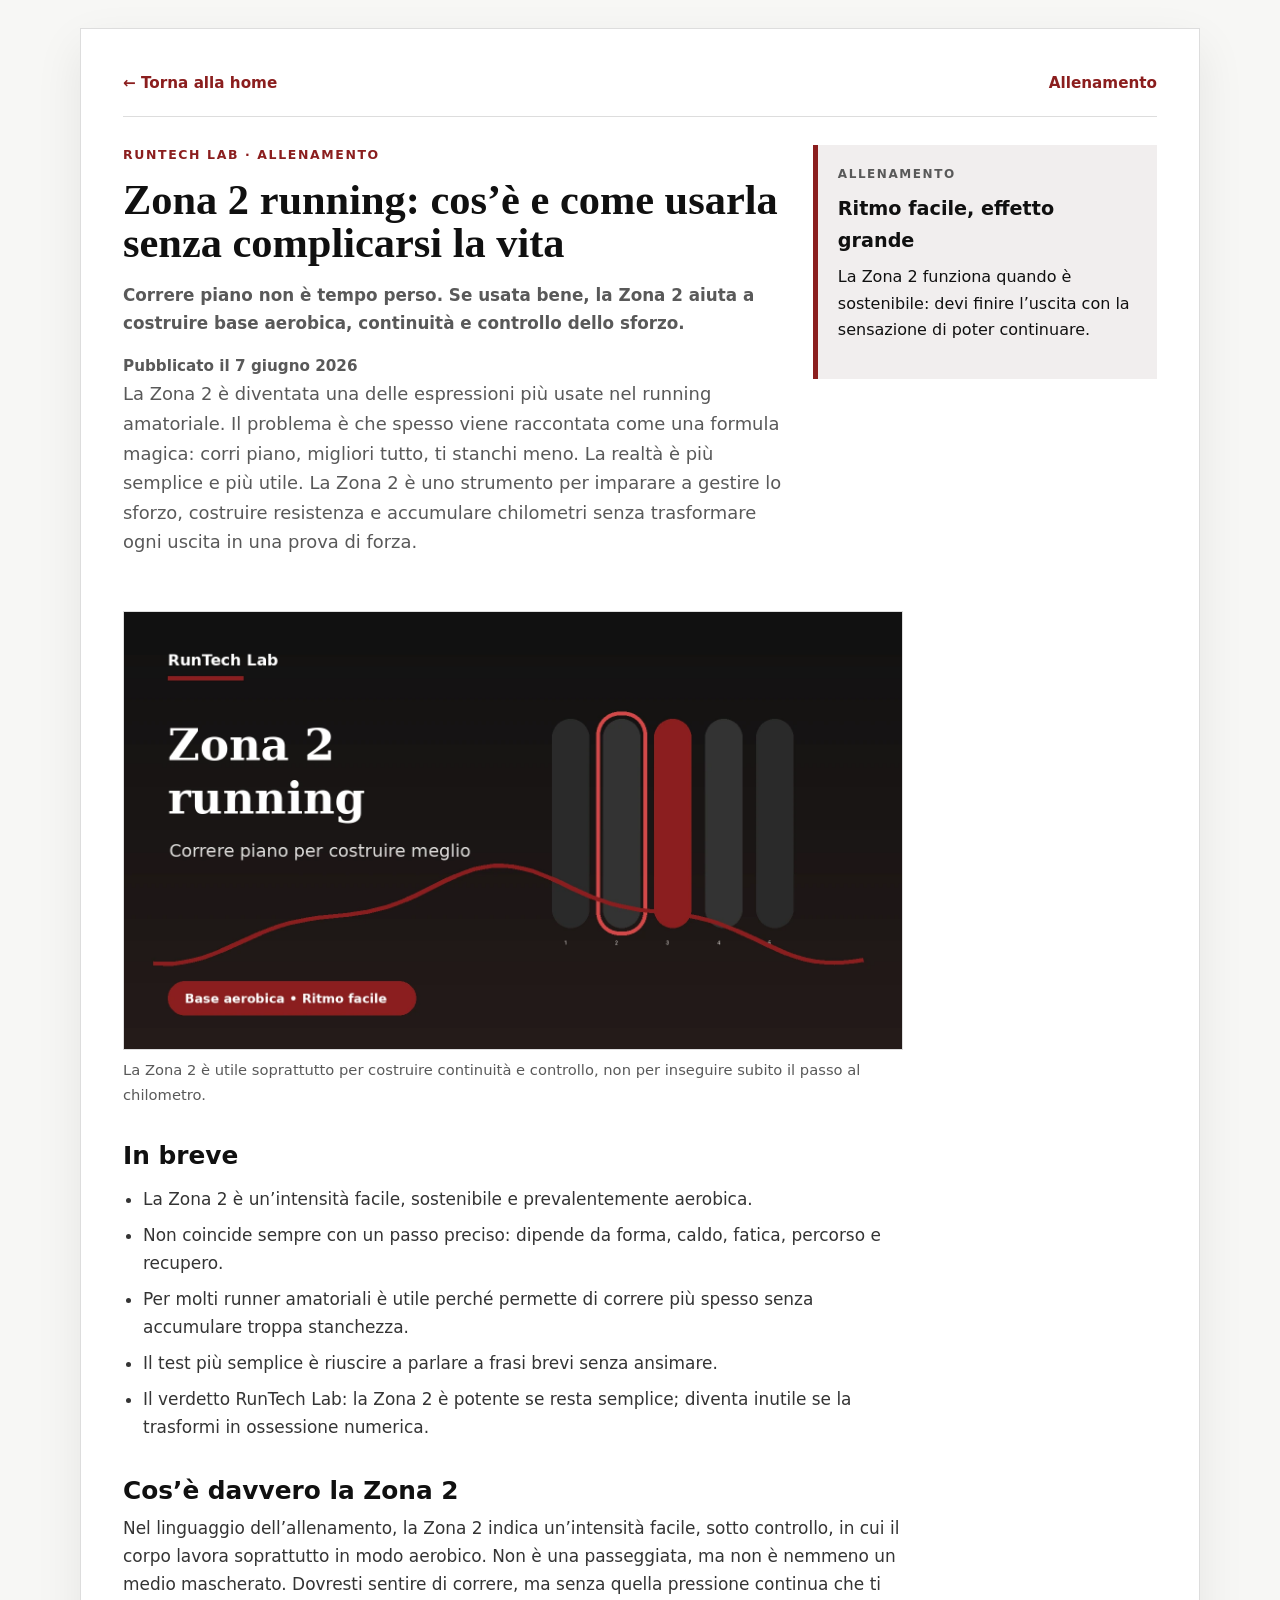
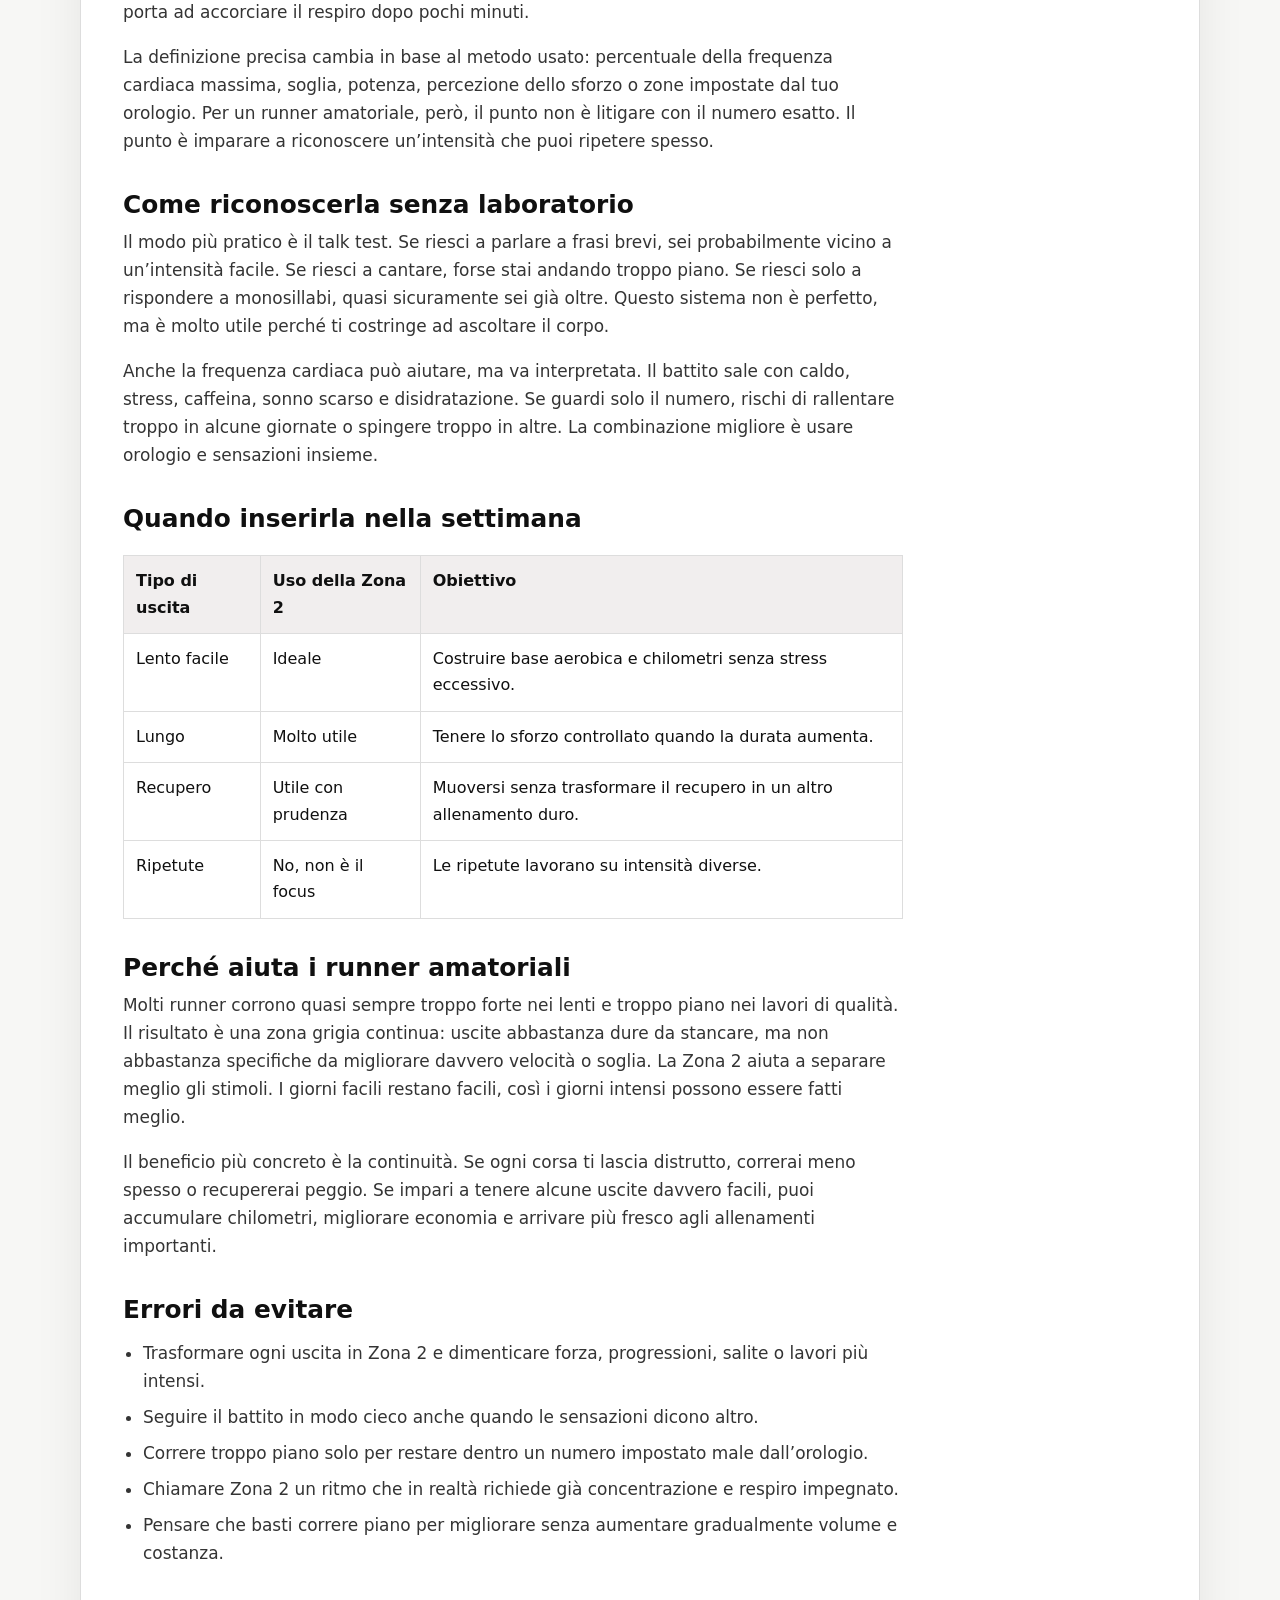
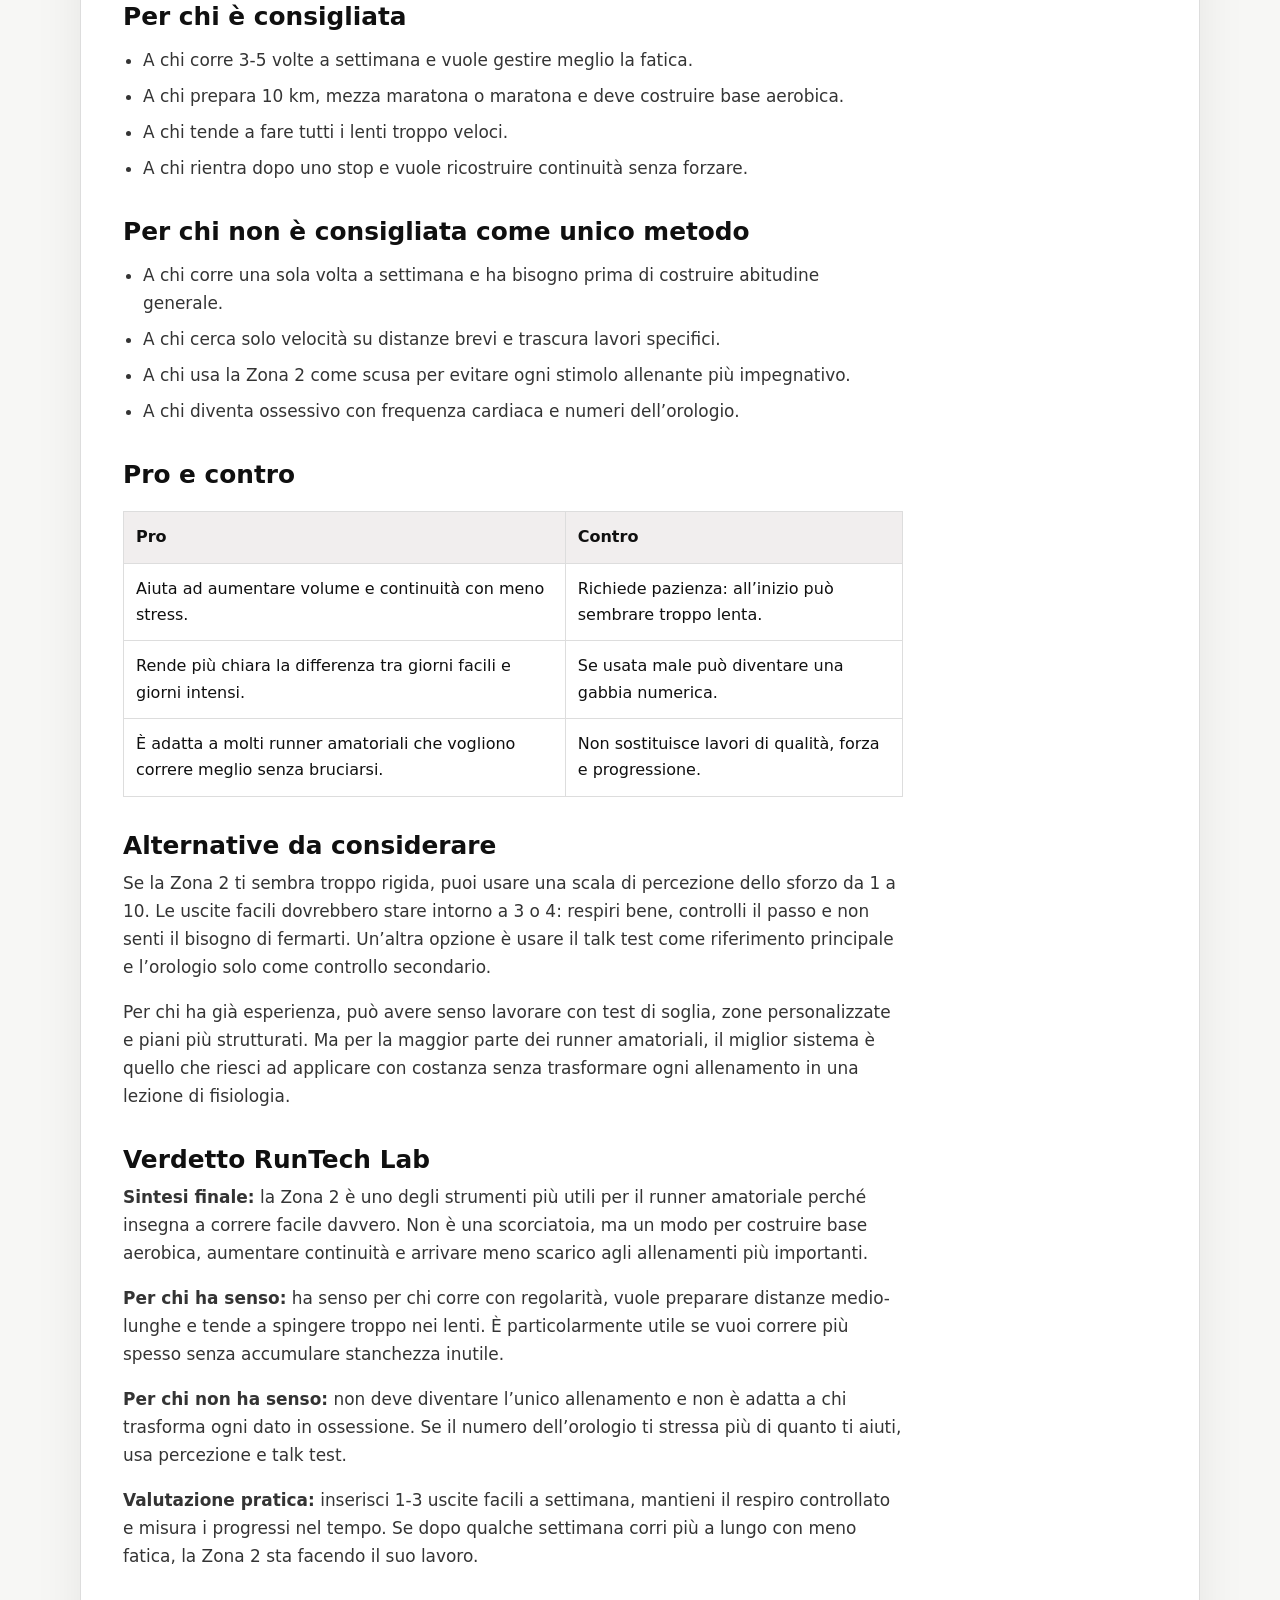
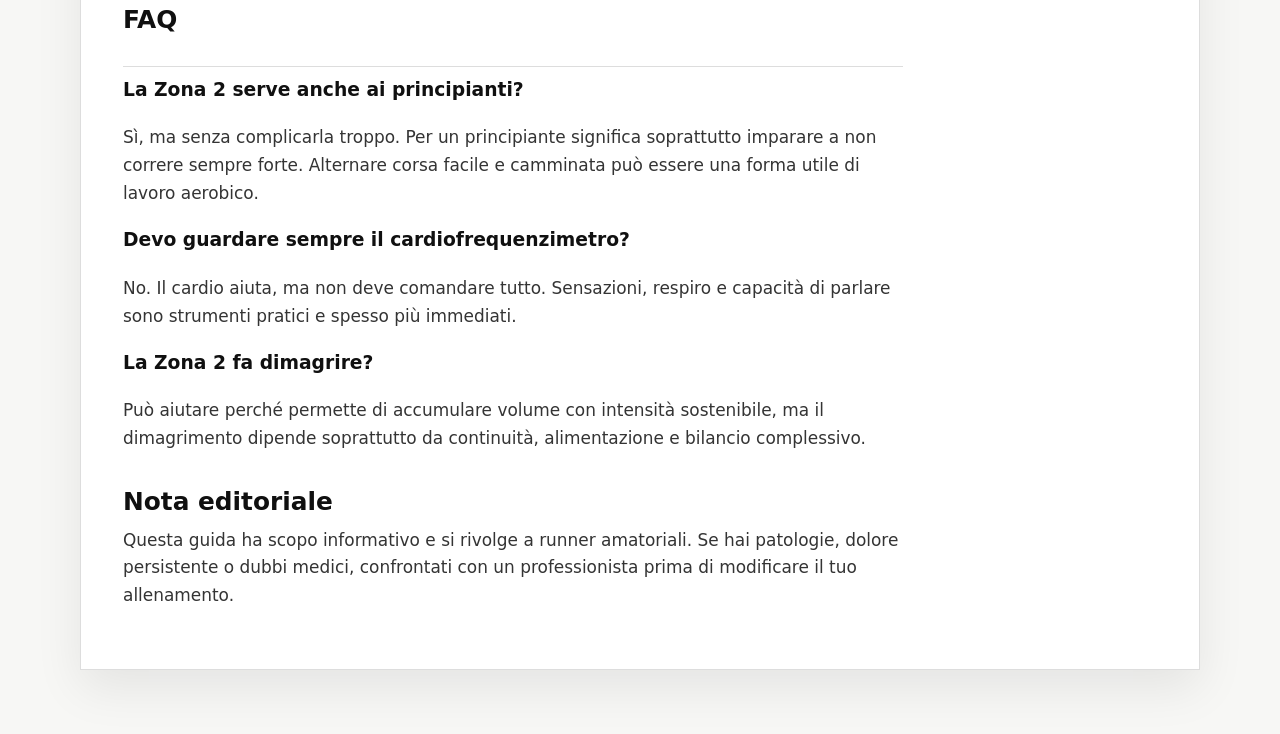
<file: articoli/zona-2-running-2026.html>
<!doctype html>
<html lang="it">
<head>
  <meta charset="utf-8">
  <meta name="viewport" content="width=device-width, initial-scale=1">
  <title>Zona 2 running 2026: cos'è e come usarla | RunTech Lab</title>
  <meta name="description" content="Zona 2 running: guida pratica per capire cos’è, quando usarla, come riconoscerla e perché può aiutare i runner amatoriali a correre meglio nel 2026.">
  <meta name="robots" content="index,follow">
  <link rel="canonical" href="https://runtechlab.pages.dev/articoli/zona-2-running-2026.html">
  <meta property="og:type" content="article">
  <meta property="og:title" content="Zona 2 running 2026: cos'è e come usarla">
  <meta property="og:description" content="Zona 2 running: guida pratica per capire cos’è, quando usarla, come riconoscerla e perché può aiutare i runner amatoriali a correre meglio nel 2026.">
  <meta property="og:image" content="https://runtechlab.pages.dev/immagini/zona-2-running-2026-hero.webp">
  <meta property="og:url" content="https://runtechlab.pages.dev/articoli/zona-2-running-2026.html">
  <meta name="twitter:card" content="summary_large_image">
  <link rel="stylesheet" href="../stile.css">
  <!-- Cloudflare Web Analytics --><script defer src='https://static.cloudflareinsights.com/beacon.min.js' data-cf-beacon='{"token": "94eea5e84787487c99bf1e73c114700e"}'></script><!-- End Cloudflare Web Analytics -->
</head>
<body>
  <main class="container article-page">
    <article class="article article-shell">
      <nav class="article-nav" aria-label="Navigazione articolo">
        <a href="../index.html">&larr; Torna alla home</a>
        <a href="zona-2-running-2026.html">Allenamento</a>
      </nav>

      <header class="article-head">
        <div>
          <p class="article-meta">RunTech Lab &middot; Allenamento</p>
          <h1>Zona 2 running: cos’è e come usarla senza complicarsi la vita</h1>
          <p class="article-excerpt">Correre piano non è tempo perso. Se usata bene, la Zona 2 aiuta a costruire base aerobica, continuità e controllo dello sforzo.</p>
          <time class="article-date" datetime="2026-06-07">Pubblicato il 7 giugno 2026</time>
          <p class="lead">La Zona 2 è diventata una delle espressioni più usate nel running amatoriale. Il problema è che spesso viene raccontata come una formula magica: corri piano, migliori tutto, ti stanchi meno. La realtà è più semplice e più utile. La Zona 2 è uno strumento per imparare a gestire lo sforzo, costruire resistenza e accumulare chilometri senza trasformare ogni uscita in una prova di forza.</p>
        </div>
        <aside class="article-aside">
          <span>Allenamento</span>
          <strong>Ritmo facile, effetto grande</strong>
          <p>La Zona 2 funziona quando è sostenibile: devi finire l’uscita con la sensazione di poter continuare.</p>
        </aside>
      </header>

      <div class="article-body">
        <figure>
          <img src="../immagini/zona-2-running-2026-hero.webp" alt="Zona 2 running e allenamento aerobico">
          <figcaption>La Zona 2 è utile soprattutto per costruire continuità e controllo, non per inseguire subito il passo al chilometro.</figcaption>
        </figure>

        <h2>In breve</h2>
        <ul>
          <li>La Zona 2 è un’intensità facile, sostenibile e prevalentemente aerobica.</li>
          <li>Non coincide sempre con un passo preciso: dipende da forma, caldo, fatica, percorso e recupero.</li>
          <li>Per molti runner amatoriali è utile perché permette di correre più spesso senza accumulare troppa stanchezza.</li>
          <li>Il test più semplice è riuscire a parlare a frasi brevi senza ansimare.</li>
          <li>Il verdetto RunTech Lab: la Zona 2 è potente se resta semplice; diventa inutile se la trasformi in ossessione numerica.</li>
        </ul>

        <h2>Cos’è davvero la Zona 2</h2>
        <p>Nel linguaggio dell’allenamento, la Zona 2 indica un’intensità facile, sotto controllo, in cui il corpo lavora soprattutto in modo aerobico. Non è una passeggiata, ma non è nemmeno un medio mascherato. Dovresti sentire di correre, ma senza quella pressione continua che ti porta ad accorciare il respiro dopo pochi minuti.</p>
        <p>La definizione precisa cambia in base al metodo usato: percentuale della frequenza cardiaca massima, soglia, potenza, percezione dello sforzo o zone impostate dal tuo orologio. Per un runner amatoriale, però, il punto non è litigare con il numero esatto. Il punto è imparare a riconoscere un’intensità che puoi ripetere spesso.</p>

        <h2>Come riconoscerla senza laboratorio</h2>
        <p>Il modo più pratico è il talk test. Se riesci a parlare a frasi brevi, sei probabilmente vicino a un’intensità facile. Se riesci a cantare, forse stai andando troppo piano. Se riesci solo a rispondere a monosillabi, quasi sicuramente sei già oltre. Questo sistema non è perfetto, ma è molto utile perché ti costringe ad ascoltare il corpo.</p>
        <p>Anche la frequenza cardiaca può aiutare, ma va interpretata. Il battito sale con caldo, stress, caffeina, sonno scarso e disidratazione. Se guardi solo il numero, rischi di rallentare troppo in alcune giornate o spingere troppo in altre. La combinazione migliore è usare orologio e sensazioni insieme.</p>

        <h2>Quando inserirla nella settimana</h2>
        <table>
          <tr>
            <th>Tipo di uscita</th>
            <th>Uso della Zona 2</th>
            <th>Obiettivo</th>
          </tr>
          <tr>
            <td>Lento facile</td>
            <td>Ideale</td>
            <td>Costruire base aerobica e chilometri senza stress eccessivo.</td>
          </tr>
          <tr>
            <td>Lungo</td>
            <td>Molto utile</td>
            <td>Tenere lo sforzo controllato quando la durata aumenta.</td>
          </tr>
          <tr>
            <td>Recupero</td>
            <td>Utile con prudenza</td>
            <td>Muoversi senza trasformare il recupero in un altro allenamento duro.</td>
          </tr>
          <tr>
            <td>Ripetute</td>
            <td>No, non è il focus</td>
            <td>Le ripetute lavorano su intensità diverse.</td>
          </tr>
        </table>

        <h2>Perché aiuta i runner amatoriali</h2>
        <p>Molti runner corrono quasi sempre troppo forte nei lenti e troppo piano nei lavori di qualità. Il risultato è una zona grigia continua: uscite abbastanza dure da stancare, ma non abbastanza specifiche da migliorare davvero velocità o soglia. La Zona 2 aiuta a separare meglio gli stimoli. I giorni facili restano facili, così i giorni intensi possono essere fatti meglio.</p>
        <p>Il beneficio più concreto è la continuità. Se ogni corsa ti lascia distrutto, correrai meno spesso o recupererai peggio. Se impari a tenere alcune uscite davvero facili, puoi accumulare chilometri, migliorare economia e arrivare più fresco agli allenamenti importanti.</p>

        <h2>Errori da evitare</h2>
        <ul>
          <li>Trasformare ogni uscita in Zona 2 e dimenticare forza, progressioni, salite o lavori più intensi.</li>
          <li>Seguire il battito in modo cieco anche quando le sensazioni dicono altro.</li>
          <li>Correre troppo piano solo per restare dentro un numero impostato male dall’orologio.</li>
          <li>Chiamare Zona 2 un ritmo che in realtà richiede già concentrazione e respiro impegnato.</li>
          <li>Pensare che basti correre piano per migliorare senza aumentare gradualmente volume e costanza.</li>
        </ul>

        <h2>Per chi è consigliata</h2>
        <ul>
          <li>A chi corre 3-5 volte a settimana e vuole gestire meglio la fatica.</li>
          <li>A chi prepara 10 km, mezza maratona o maratona e deve costruire base aerobica.</li>
          <li>A chi tende a fare tutti i lenti troppo veloci.</li>
          <li>A chi rientra dopo uno stop e vuole ricostruire continuità senza forzare.</li>
        </ul>

        <h2>Per chi non è consigliata come unico metodo</h2>
        <ul>
          <li>A chi corre una sola volta a settimana e ha bisogno prima di costruire abitudine generale.</li>
          <li>A chi cerca solo velocità su distanze brevi e trascura lavori specifici.</li>
          <li>A chi usa la Zona 2 come scusa per evitare ogni stimolo allenante più impegnativo.</li>
          <li>A chi diventa ossessivo con frequenza cardiaca e numeri dell’orologio.</li>
        </ul>

        <h2>Pro e contro</h2>
        <table>
          <tr>
            <th>Pro</th>
            <th>Contro</th>
          </tr>
          <tr>
            <td>Aiuta ad aumentare volume e continuità con meno stress.</td>
            <td>Richiede pazienza: all’inizio può sembrare troppo lenta.</td>
          </tr>
          <tr>
            <td>Rende più chiara la differenza tra giorni facili e giorni intensi.</td>
            <td>Se usata male può diventare una gabbia numerica.</td>
          </tr>
          <tr>
            <td>È adatta a molti runner amatoriali che vogliono correre meglio senza bruciarsi.</td>
            <td>Non sostituisce lavori di qualità, forza e progressione.</td>
          </tr>
        </table>

        <h2>Alternative da considerare</h2>
        <p>Se la Zona 2 ti sembra troppo rigida, puoi usare una scala di percezione dello sforzo da 1 a 10. Le uscite facili dovrebbero stare intorno a 3 o 4: respiri bene, controlli il passo e non senti il bisogno di fermarti. Un’altra opzione è usare il talk test come riferimento principale e l’orologio solo come controllo secondario.</p>
        <p>Per chi ha già esperienza, può avere senso lavorare con test di soglia, zone personalizzate e piani più strutturati. Ma per la maggior parte dei runner amatoriali, il miglior sistema è quello che riesci ad applicare con costanza senza trasformare ogni allenamento in una lezione di fisiologia.</p>

        <h2>Verdetto RunTech Lab</h2>
        <div class="verdict">
          <p><strong>Sintesi finale:</strong> la Zona 2 è uno degli strumenti più utili per il runner amatoriale perché insegna a correre facile davvero. Non è una scorciatoia, ma un modo per costruire base aerobica, aumentare continuità e arrivare meno scarico agli allenamenti più importanti.</p>
          <p><strong>Per chi ha senso:</strong> ha senso per chi corre con regolarità, vuole preparare distanze medio-lunghe e tende a spingere troppo nei lenti. È particolarmente utile se vuoi correre più spesso senza accumulare stanchezza inutile.</p>
          <p><strong>Per chi non ha senso:</strong> non deve diventare l’unico allenamento e non è adatta a chi trasforma ogni dato in ossessione. Se il numero dell’orologio ti stressa più di quanto ti aiuti, usa percezione e talk test.</p>
          <p><strong>Valutazione pratica:</strong> inserisci 1-3 uscite facili a settimana, mantieni il respiro controllato e misura i progressi nel tempo. Se dopo qualche settimana corri più a lungo con meno fatica, la Zona 2 sta facendo il suo lavoro.</p>
        </div>

        <h2>FAQ</h2>
        <div class="faq">
          <h3>La Zona 2 serve anche ai principianti?</h3>
          <p>Sì, ma senza complicarla troppo. Per un principiante significa soprattutto imparare a non correre sempre forte. Alternare corsa facile e camminata può essere una forma utile di lavoro aerobico.</p>

          <h3>Devo guardare sempre il cardiofrequenzimetro?</h3>
          <p>No. Il cardio aiuta, ma non deve comandare tutto. Sensazioni, respiro e capacità di parlare sono strumenti pratici e spesso più immediati.</p>

          <h3>La Zona 2 fa dimagrire?</h3>
          <p>Può aiutare perché permette di accumulare volume con intensità sostenibile, ma il dimagrimento dipende soprattutto da continuità, alimentazione e bilancio complessivo.</p>
        </div>

        <h2>Nota editoriale</h2>
        <p>Questa guida ha scopo informativo e si rivolge a runner amatoriali. Se hai patologie, dolore persistente o dubbi medici, confrontati con un professionista prima di modificare il tuo allenamento.</p>
      </div>
    </article>
  </main>
</body>
</html>
</file>
<file: stile.css>
:root{
  --bg:#f7f7f5;
  --surface:#ffffff;
  --ink:#101010;
  --muted:#595959;
  --line:#dddddd;
  --accent:#8b1e1e;
  --accent-dark:#5c1111;
  --soft:#f1eeee;
  --shadow:0 18px 45px rgba(0,0,0,.08);
}
*{box-sizing:border-box}
html{scroll-behavior:smooth}
body{
  margin:0;
  font-family:Inter,system-ui,-apple-system,BlinkMacSystemFont,"Segoe UI",Arial,sans-serif;
  color:var(--ink);
  background:var(--bg);
  line-height:1.65;
}
a{color:inherit}
img{display:block;max-width:100%}
.container{width:min(1120px, calc(100% - 32px));margin:0 auto}
.site-header{position:sticky;top:0;z-index:20;background:rgba(255,255,255,.95);border-bottom:1px solid var(--line);backdrop-filter:blur(12px)}
.topbar{min-height:72px;display:flex;align-items:center;justify-content:space-between;gap:18px}
.brand{display:flex;align-items:center;gap:12px;text-decoration:none}
.brand-mark{width:42px;height:42px;display:grid;place-items:center;background:var(--accent);color:#fff;font-weight:900;letter-spacing:.06em}
.brand-text{display:flex;flex-direction:column;line-height:1.05}
.brand-text strong{font-size:1.05rem}
.brand-text span{font-size:.82rem;color:var(--muted)}
.site-nav{display:flex;gap:18px;font-size:.94rem;font-weight:800}
.site-nav a{text-decoration:none;color:var(--muted)}
.site-nav a:hover{color:var(--accent)}
.cover{position:relative;min-height:560px;display:grid;align-items:end;overflow:hidden;background:#151515}
.cover-media{position:absolute;inset:0;background:linear-gradient(90deg,rgba(0,0,0,.90),rgba(0,0,0,.58),rgba(0,0,0,.22)),url("immagini/hero-runtechlab-brand.webp") center/cover no-repeat}
.cover-overlay{position:relative;width:100%;padding:96px 0 58px}
.cover-content{color:#fff}
.eyebrow{margin:0 0 12px;color:var(--accent);font-size:.78rem;font-weight:900;letter-spacing:.14em;text-transform:uppercase}
.cover .eyebrow{color:#ffb1b1}
h1,h2,h3,p{margin-top:0}
h1{font-family:Georgia,"Times New Roman",serif;font-size:3.2rem;line-height:1.02;max-width:720px;margin-bottom:18px;font-weight:700}
.lead{max-width:660px;font-size:1.12rem;color:#eeeeee;margin-bottom:24px}
.button{display:inline-flex;align-items:center;justify-content:center;min-height:46px;padding:12px 18px;background:var(--accent);color:#fff;text-decoration:none;font-weight:900;border:0}
.button:hover{background:var(--accent-dark)}
.section{padding:44px 0}
.section-heading{margin-bottom:18px}
.section-heading h2{font-family:Georgia,"Times New Roman",serif;font-size:2rem;line-height:1;margin:0}
.article-list{display:grid;grid-template-columns:1fr;gap:18px}
.article-card{background:var(--surface);border:1px solid var(--line);box-shadow:var(--shadow)}
.article-card a{display:block;padding:26px;text-decoration:none}
.card-label{display:block;margin:0 0 10px;color:var(--accent);font-size:.78rem;font-weight:900;letter-spacing:.13em;text-transform:uppercase}
.article-card h3{font-family:Georgia,"Times New Roman",serif;font-size:1.65rem;line-height:1.12;margin-bottom:10px}
.article-card p{max-width:760px;color:var(--muted);margin-bottom:12px}
.article-card time{font-size:.9rem;color:var(--muted);font-weight:700}
.site-footer{padding:24px 0 34px;background:#fff;border-top:1px solid var(--line)}
.footer-row{display:flex;justify-content:space-between;gap:16px;font-size:.95rem;color:var(--muted)}
.article-page{padding:28px 0 64px}
.article-shell{background:#fff;border:1px solid var(--line);box-shadow:var(--shadow);padding:42px}
.article-nav{display:flex;justify-content:space-between;gap:14px;padding-bottom:20px;margin-bottom:28px;border-bottom:1px solid var(--line);font-size:.95rem;font-weight:850}
.article-nav a{color:var(--accent);text-decoration:none}
.article-head{display:grid;grid-template-columns:minmax(0,1.25fr) minmax(260px,.65fr);gap:28px;align-items:start}
.article-meta{margin:0 0 12px;color:var(--accent);font-size:.78rem;text-transform:uppercase;letter-spacing:.13em;font-weight:900}
.article h1{color:var(--ink);font-size:2.65rem;max-width:760px}
.article .lead{color:var(--muted);max-width:780px}
.article-excerpt{font-size:1.05rem;color:var(--muted);font-weight:700}
.article-date{display:block;color:var(--muted);font-size:.95rem;font-weight:800;margin:10px 0 0}
.article-aside{background:var(--soft);border-left:5px solid var(--accent);padding:20px}
.article-aside span{display:block;color:var(--muted);font-size:.75rem;font-weight:900;letter-spacing:.13em;text-transform:uppercase;margin-bottom:8px}
.article-aside strong{display:block;font-size:1.2rem;margin-bottom:8px}
.article-body{max-width:780px;margin-top:30px}
.article-body p,.article-body li{font-size:1.06rem;color:#343434}
.article-body h2{margin:34px 0 10px;font-size:1.55rem;line-height:1.18}
.article-body figure{margin:28px 0}
.article-body img{width:100%;border:1px solid var(--line)}
.article-body figcaption{font-size:.92rem;color:var(--muted);margin-top:8px}
.article-body ul{padding-left:20px}
.article-body li{margin-bottom:8px}
.article-body table{width:100%;border-collapse:collapse;margin:22px 0;background:#fff}
.article-body th,.article-body td{border:1px solid var(--line);padding:12px;text-align:left;vertical-align:top}
.article-body th{background:var(--soft)}
.sources a{color:var(--accent);text-decoration:none;font-weight:700}
.faq{border-top:1px solid var(--line);margin-top:32px;padding-top:8px}
@media (max-width: 900px){
  .cover{min-height:520px}
  h1{font-size:2.5rem}
  .article-head{grid-template-columns:1fr}
}
@media (max-width: 640px){
  .topbar{align-items:flex-start;flex-direction:column;padding:14px 0}
  .site-nav{font-size:.9rem}
  .cover{min-height:500px}
  .cover-overlay{padding:76px 0 36px}
  h1{font-size:2.1rem}
  .lead{font-size:1rem}
  .section{padding:32px 0}
  .article-card a,.article-shell{padding:22px}
  .article-card h3{font-size:1.45rem}
  .article h1{font-size:2rem}
  .footer-row,.article-nav{flex-direction:column}
}
</file>
